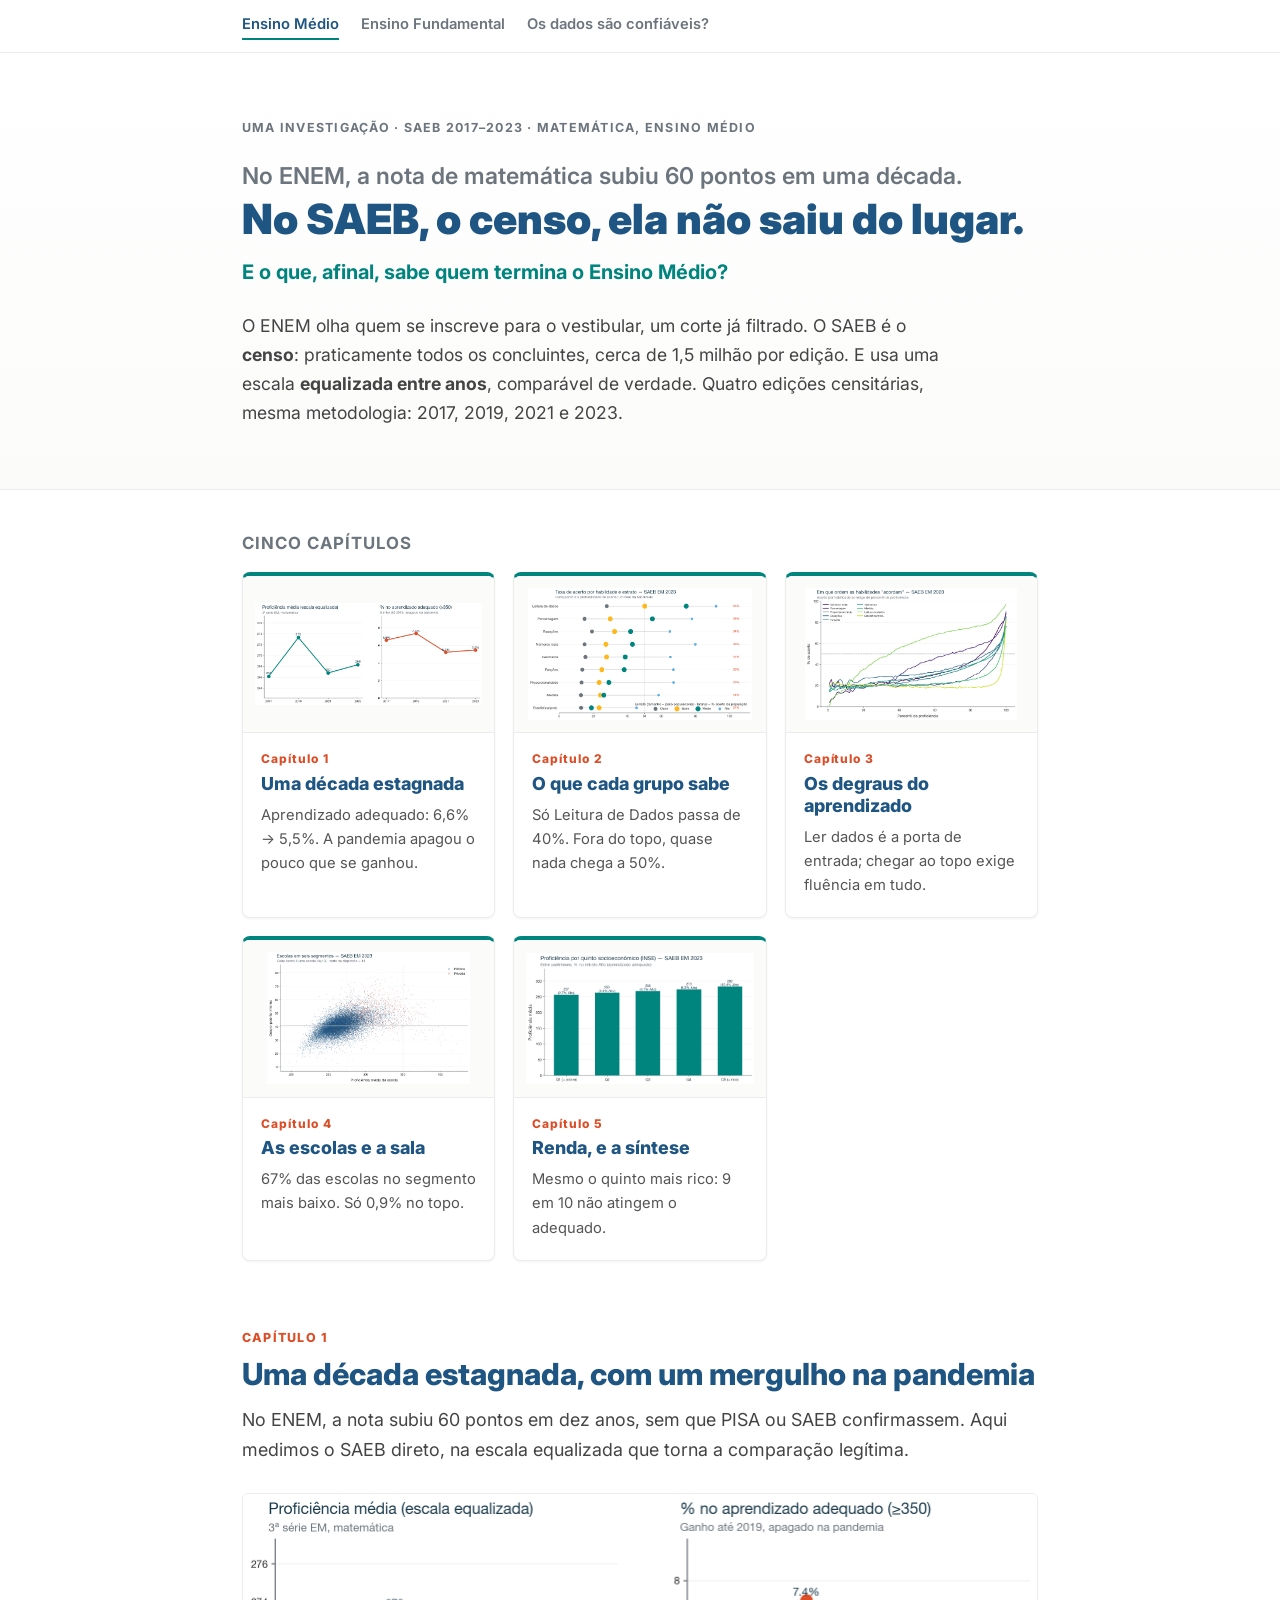
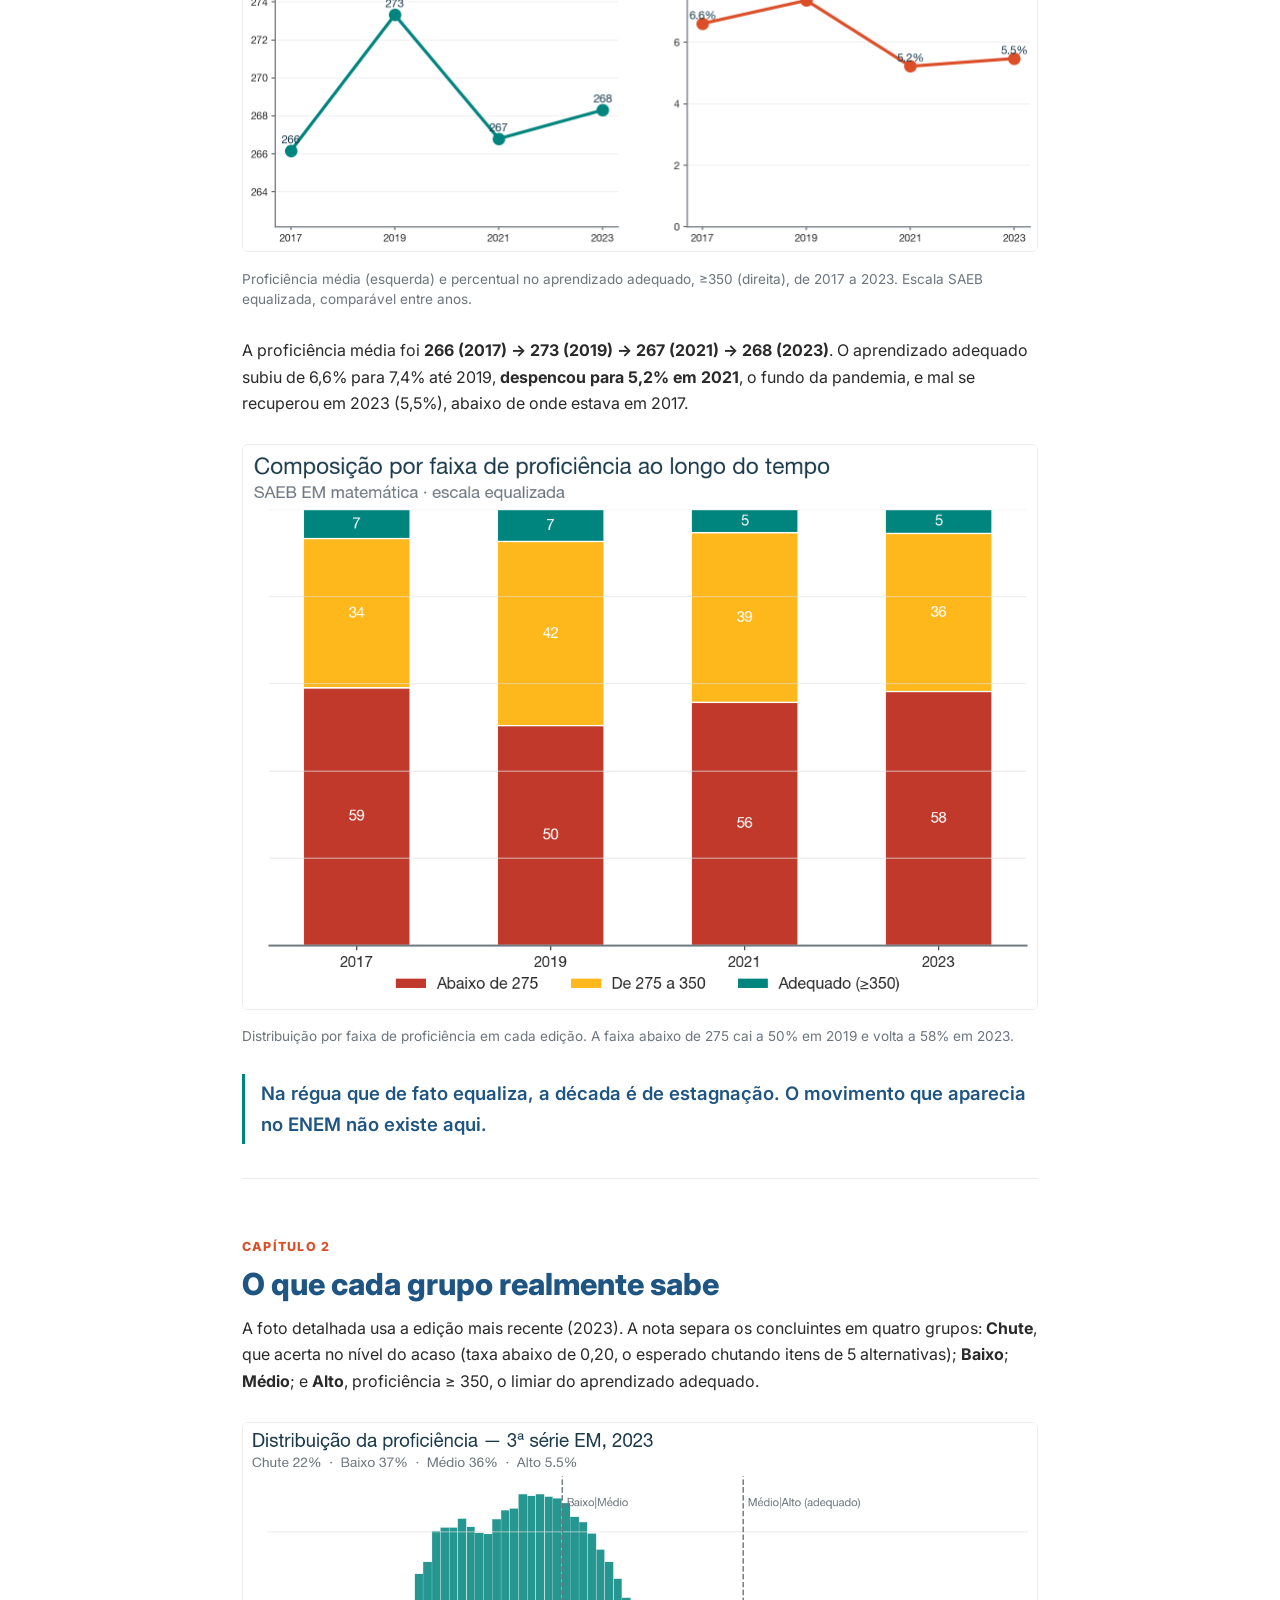
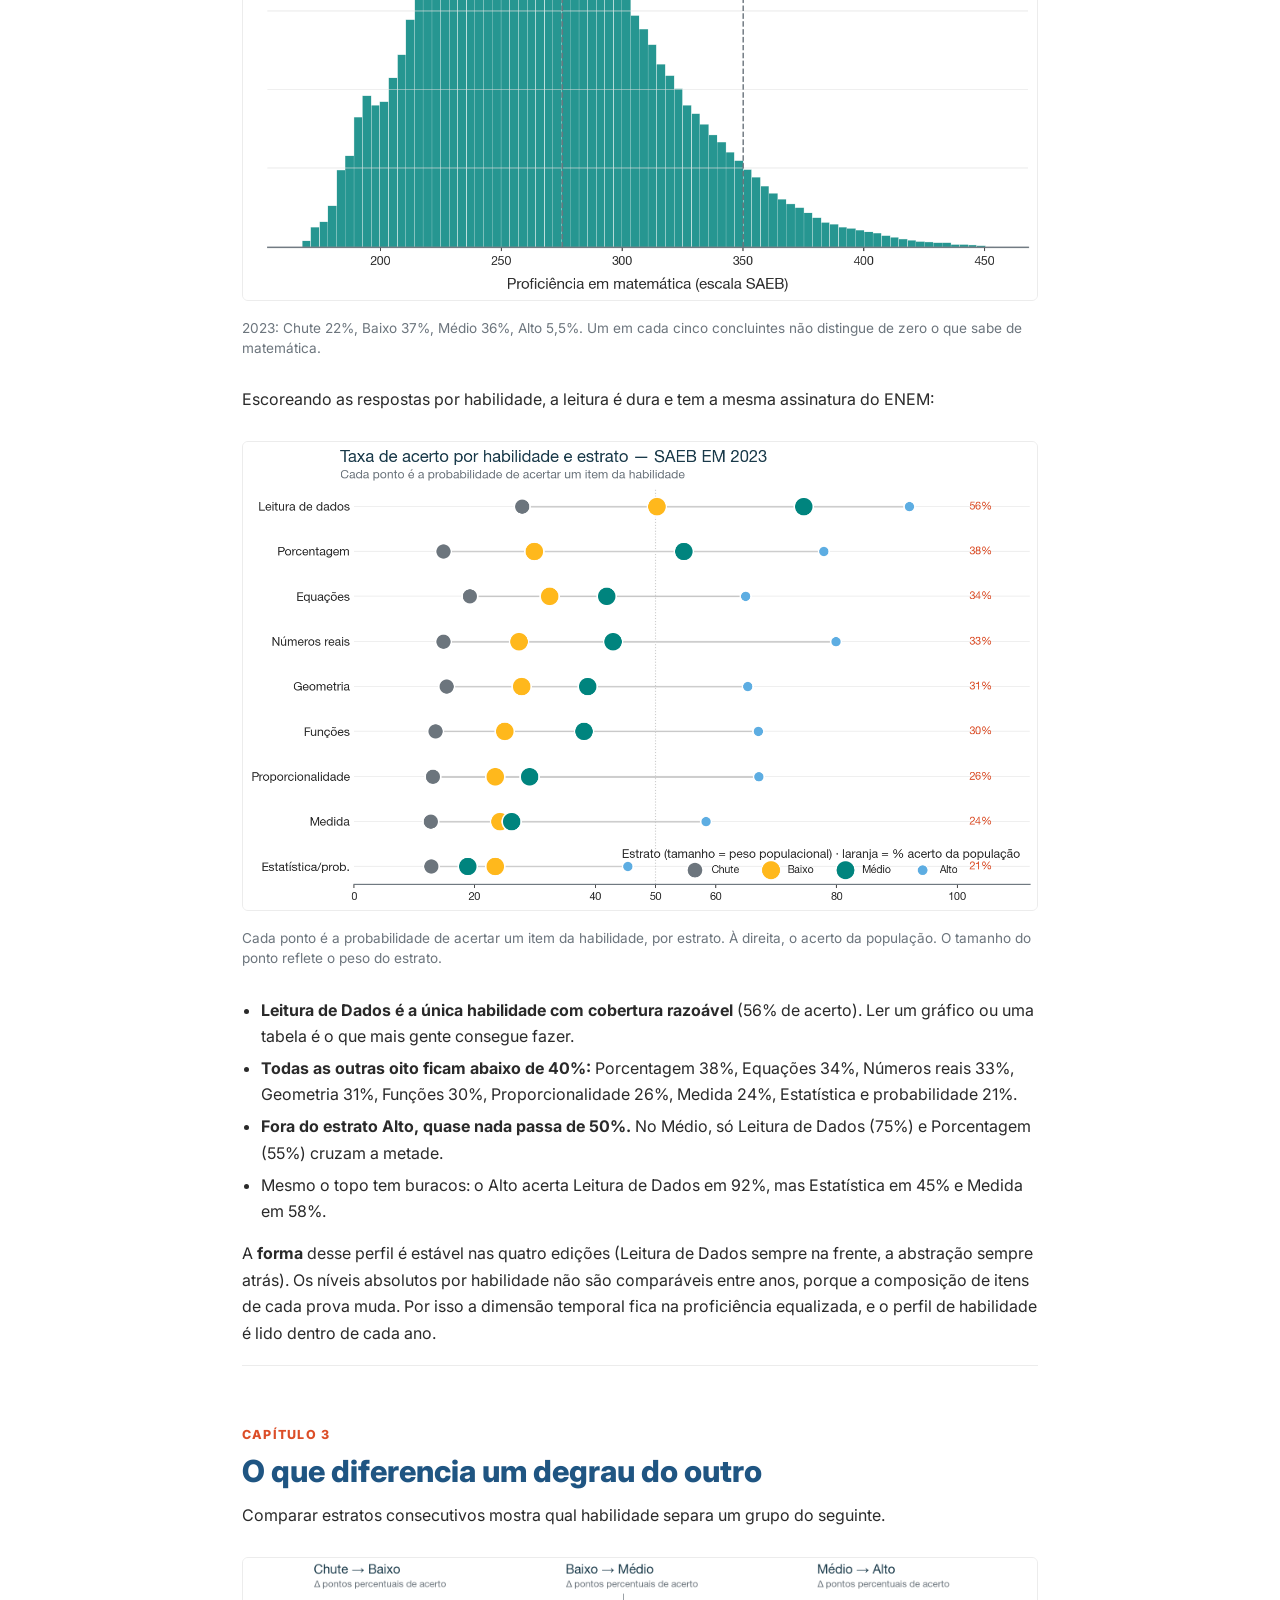
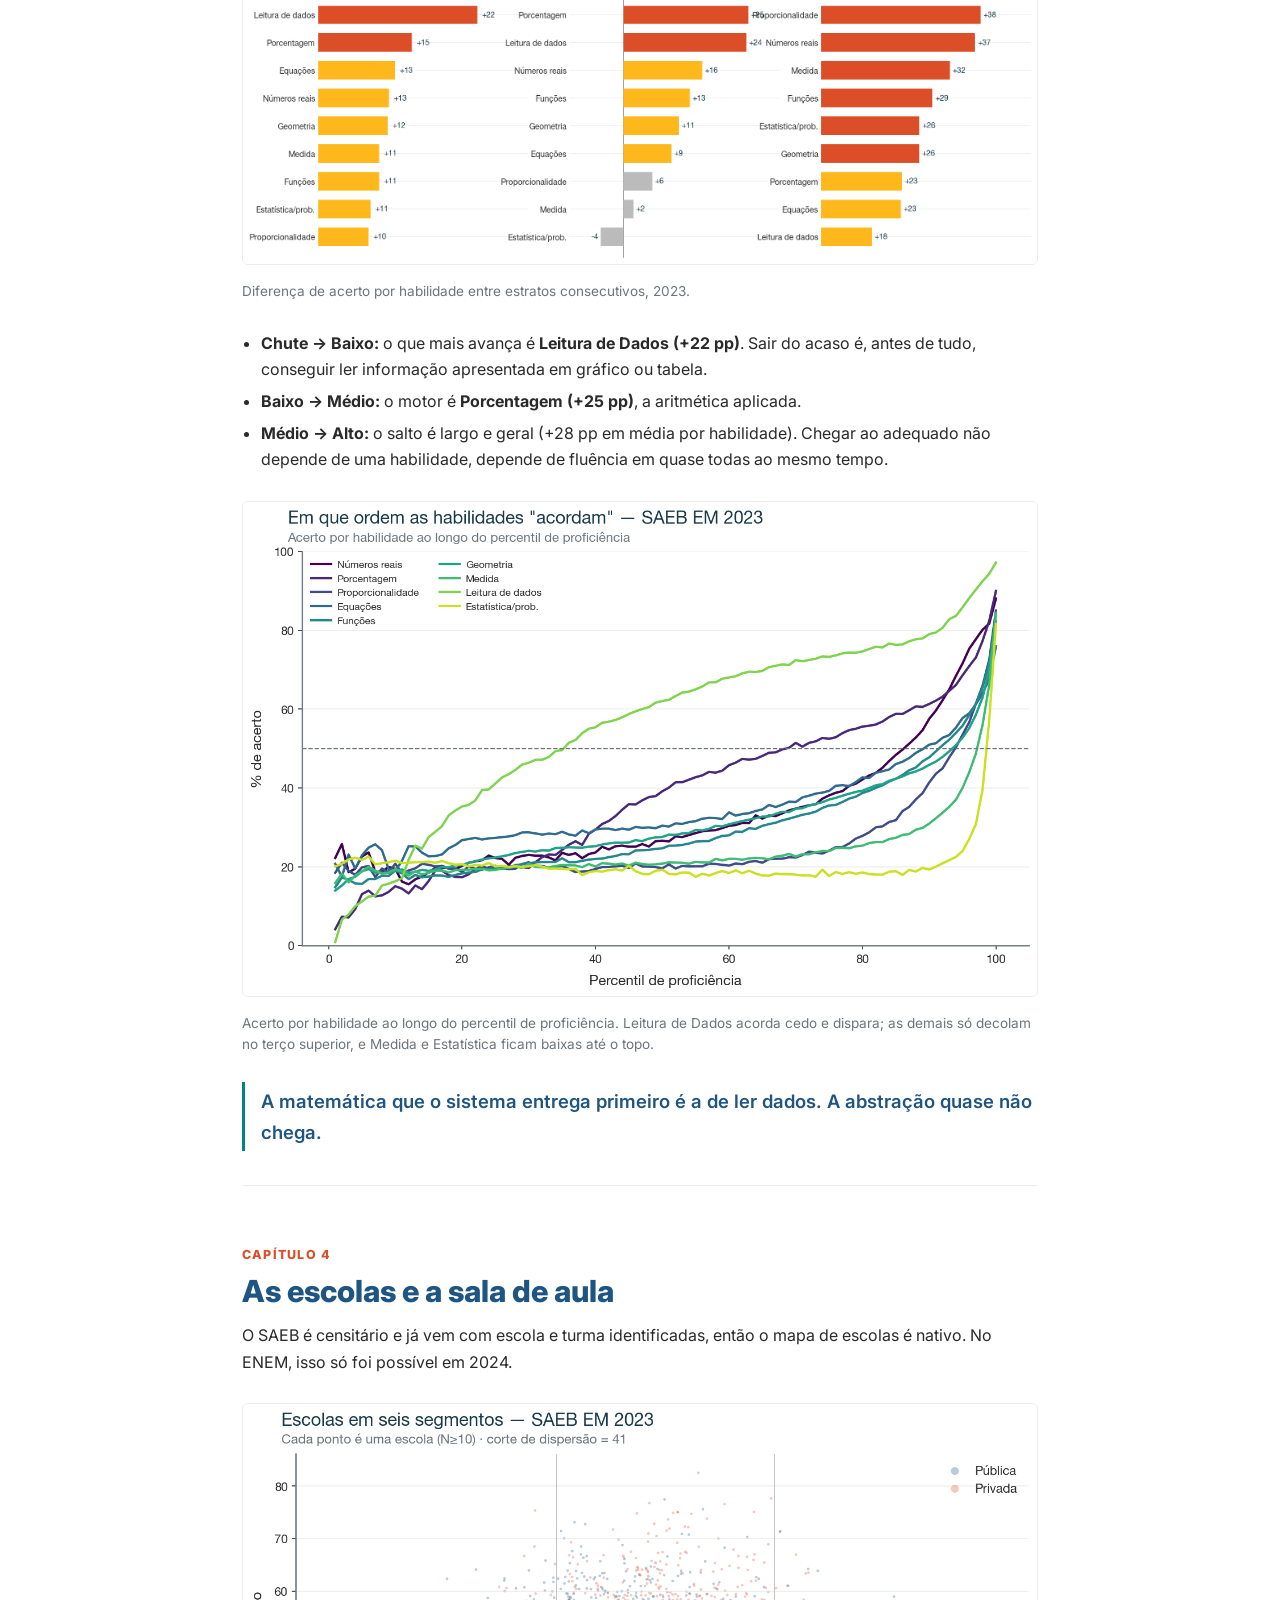
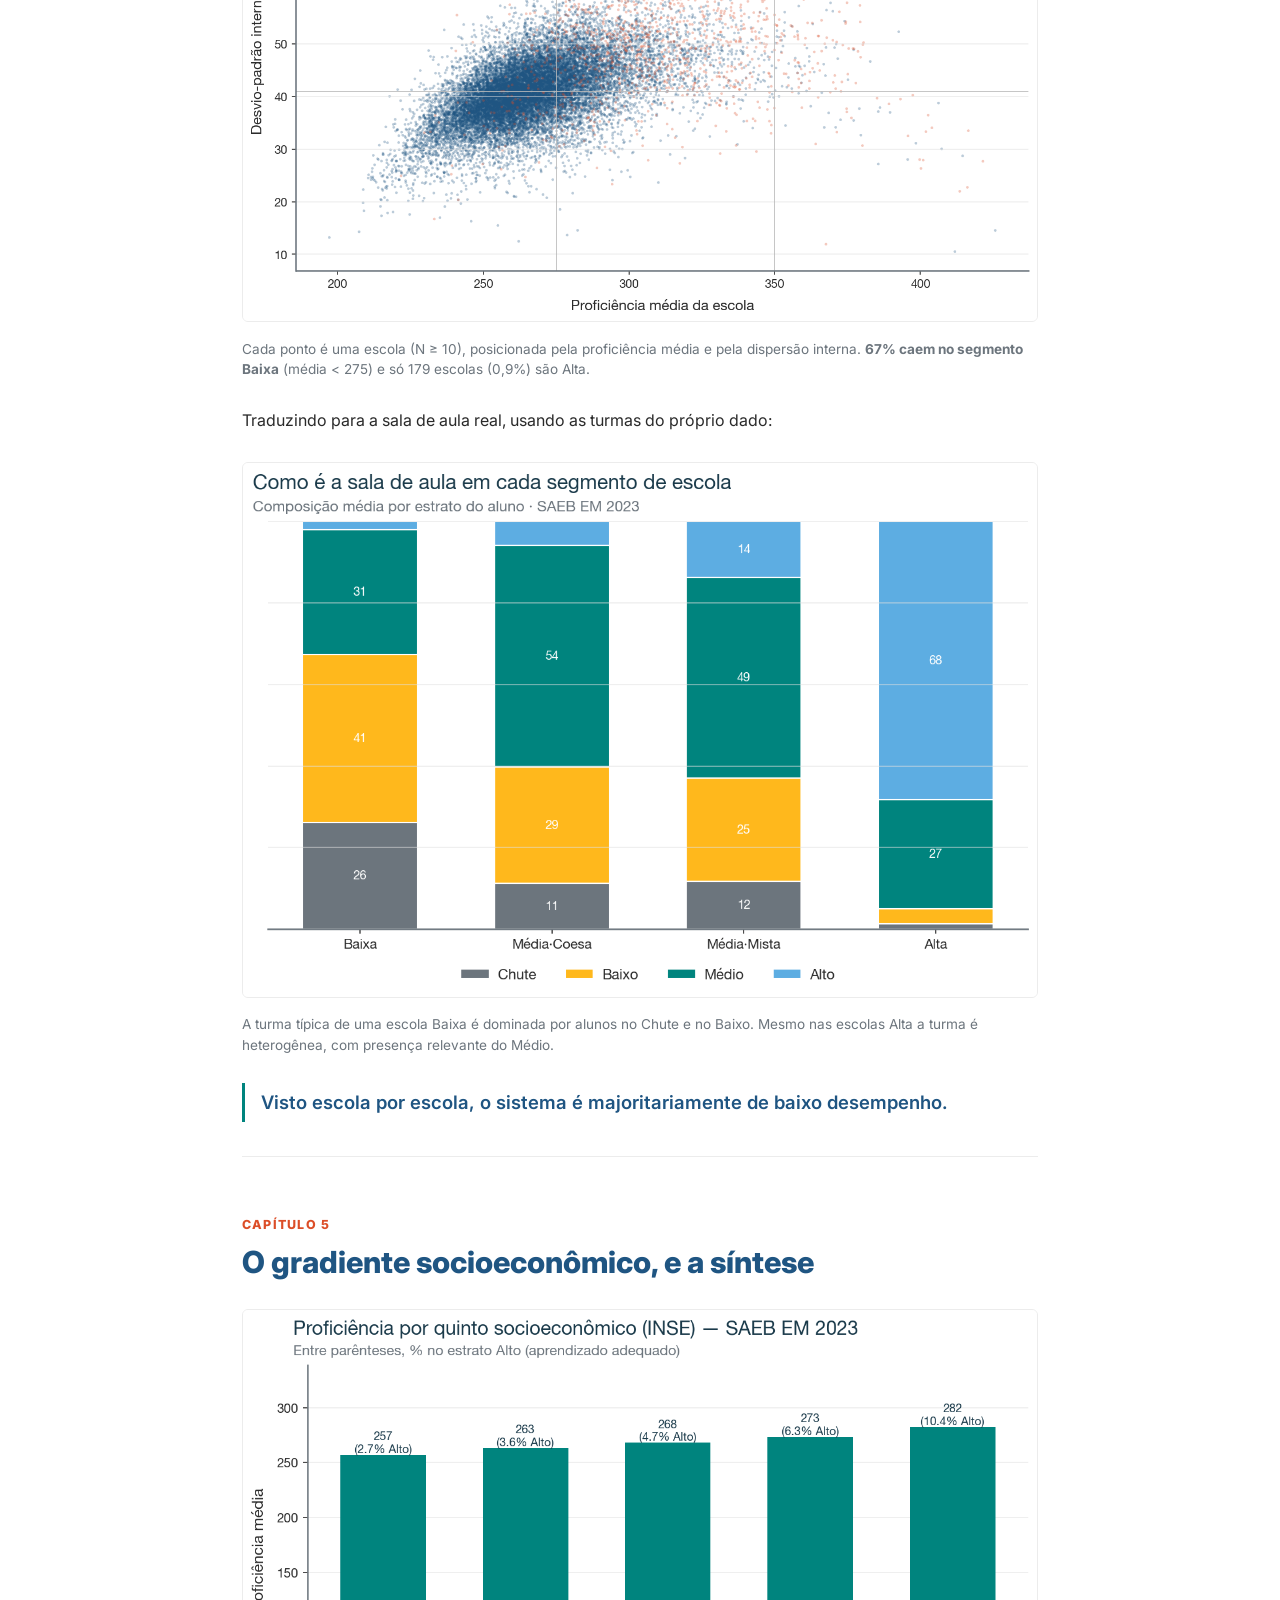
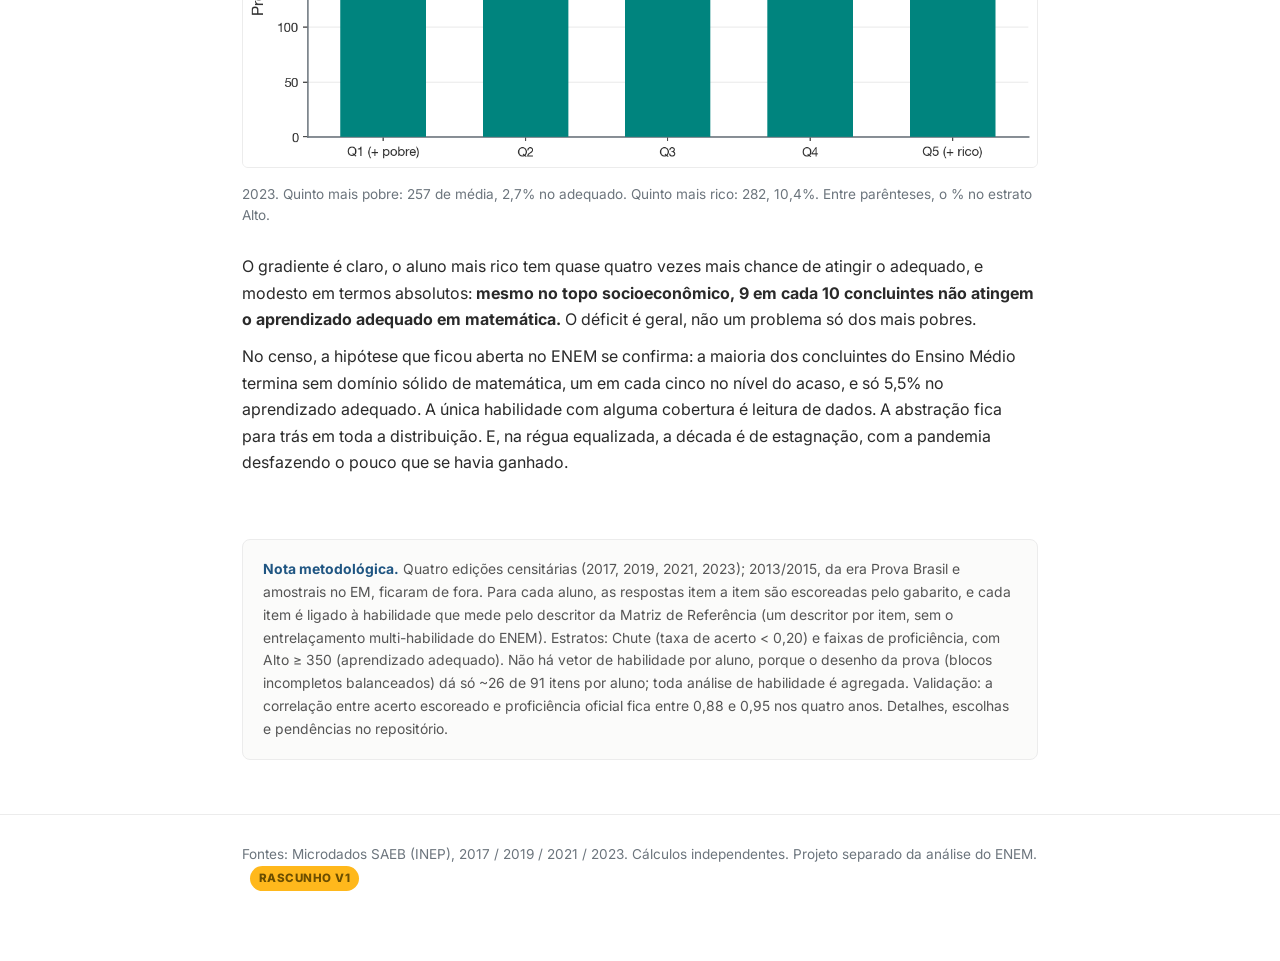
<file: index.html>
<!DOCTYPE html>
<html lang="pt-BR">
<head>
<meta charset="UTF-8">
<meta name="viewport" content="width=device-width, initial-scale=1.0">
<title>A matemática que falta, no censo — SAEB 2017–2023</title>
<meta name="description" content="O que sabem de matemática os concluintes do Ensino Médio, no censo SAEB. Quatro edições, escala equalizada, 1,5 milhão de alunos por ano.">
<link rel="preconnect" href="https://fonts.googleapis.com">
<link rel="preconnect" href="https://fonts.gstatic.com" crossorigin>
<link href="https://fonts.googleapis.com/css2?family=Inter:wght@400;500;600;700;800;900&display=swap" rel="stylesheet">
<link rel="stylesheet" href="style.css">
</head>
<body>
<nav class="topnav"><div class="wrap">
  <a href="index.html" class="active">Ensino Médio</a>
  <a href="ef.html">Ensino Fundamental</a>
  <a href="confiabilidade.html">Os dados são confiáveis?</a>
</div></nav>

<!-- ===================== HERO ===================== -->
<header class="hero"><div class="wrap">
  <p class="kicker">Uma investigação · SAEB 2017–2023 · Matemática, Ensino Médio</p>
  <p class="hero-fact">No ENEM, a nota de matemática subiu 60 pontos em uma década.</p>
  <h1 class="hero-contra">No SAEB, o censo, ela não saiu do lugar.</h1>
  <p class="hero-q">E o que, afinal, sabe quem termina o Ensino Médio?</p>
  <p class="hero-sub">O ENEM olha quem se inscreve para o vestibular, um corte já filtrado. O SAEB é o <strong>censo</strong>: praticamente todos os concluintes, cerca de 1,5 milhão por edição. E usa uma escala <strong>equalizada entre anos</strong>, comparável de verdade. Quatro edições censitárias, mesma metodologia: 2017, 2019, 2021 e 2023.</p>
</div></header>

<!-- ===================== LANDING CARDS ===================== -->
<section class="landing"><div class="wrap">
  <h2 class="section-title">Cinco capítulos</h2>
  <div class="cards">
    <a class="card" href="#cap1">
      <div class="card-viz"><img src="figures/fig0_evolucao.png" alt=""></div>
      <div class="card-body"><div class="card-num">Capítulo 1</div>
        <div class="card-h">Uma década estagnada</div>
        <div class="card-stat">Aprendizado adequado: 6,6% → 5,5%. A pandemia apagou o pouco que se ganhou.</div></div>
    </a>
    <a class="card" href="#cap2">
      <div class="card-viz"><img src="figures/fig2_dominio_estrato.png" alt=""></div>
      <div class="card-body"><div class="card-num">Capítulo 2</div>
        <div class="card-h">O que cada grupo sabe</div>
        <div class="card-stat">Só Leitura de Dados passa de 40%. Fora do topo, quase nada chega a 50%.</div></div>
    </a>
    <a class="card" href="#cap3">
      <div class="card-viz"><img src="figures/fig4_emergencia.png" alt=""></div>
      <div class="card-body"><div class="card-num">Capítulo 3</div>
        <div class="card-h">Os degraus do aprendizado</div>
        <div class="card-stat">Ler dados é a porta de entrada; chegar ao topo exige fluência em tudo.</div></div>
    </a>
    <a class="card" href="#cap4">
      <div class="card-viz"><img src="figures/fig5_escolas.png" alt=""></div>
      <div class="card-body"><div class="card-num">Capítulo 4</div>
        <div class="card-h">As escolas e a sala</div>
        <div class="card-stat">67% das escolas no segmento mais baixo. Só 0,9% no topo.</div></div>
    </a>
    <a class="card" href="#cap5">
      <div class="card-viz"><img src="figures/fig7_socio.png" alt=""></div>
      <div class="card-body"><div class="card-num">Capítulo 5</div>
        <div class="card-h">Renda, e a síntese</div>
        <div class="card-stat">Mesmo o quinto mais rico: 9 em 10 não atingem o adequado.</div></div>
    </a>
  </div>
</div></section>

<main class="wrap">

<!-- ===================== CAP 1 ===================== -->
<section class="cap" id="cap1">
  <p class="cap-num">Capítulo 1</p>
  <h2>Uma década estagnada, com um mergulho na pandemia</h2>
  <p class="lead">No ENEM, a nota subiu 60 pontos em dez anos, sem que PISA ou SAEB confirmassem. Aqui medimos o SAEB direto, na escala equalizada que torna a comparação legítima.</p>

  <figure><img src="figures/fig0_evolucao.png" alt="Proficiência média e % adequado, 2017 a 2023">
    <figcaption>Proficiência média (esquerda) e percentual no aprendizado adequado, ≥350 (direita), de 2017 a 2023. Escala SAEB equalizada, comparável entre anos.</figcaption></figure>

  <p>A proficiência média foi <strong>266 (2017) → 273 (2019) → 267 (2021) → 268 (2023)</strong>. O aprendizado adequado subiu de 6,6% para 7,4% até 2019, <strong>despencou para 5,2% em 2021</strong>, o fundo da pandemia, e mal se recuperou em 2023 (5,5%), abaixo de onde estava em 2017.</p>

  <figure><img src="figures/fig0b_estratos_tempo.png" alt="Composição por faixa de proficiência ao longo do tempo">
    <figcaption>Distribuição por faixa de proficiência em cada edição. A faixa abaixo de 275 cai a 50% em 2019 e volta a 58% em 2023.</figcaption></figure>

  <p class="punch">Na régua que de fato equaliza, a década é de estagnação. O movimento que aparecia no ENEM não existe aqui.</p>
</section>

<!-- ===================== CAP 2 ===================== -->
<section class="cap" id="cap2">
  <p class="cap-num">Capítulo 2</p>
  <h2>O que cada grupo realmente sabe</h2>
  <p>A foto detalhada usa a edição mais recente (2023). A nota separa os concluintes em quatro grupos: <strong>Chute</strong>, que acerta no nível do acaso (taxa abaixo de 0,20, o esperado chutando itens de 5 alternativas); <strong>Baixo</strong>; <strong>Médio</strong>; e <strong>Alto</strong>, proficiência ≥ 350, o limiar do aprendizado adequado.</p>

  <figure><img src="figures/fig1_distribuicao.png" alt="Distribuição da proficiência, 2023">
    <figcaption>2023: Chute 22%, Baixo 37%, Médio 36%, Alto 5,5%. Um em cada cinco concluintes não distingue de zero o que sabe de matemática.</figcaption></figure>

  <p>Escoreando as respostas por habilidade, a leitura é dura e tem a mesma assinatura do ENEM:</p>

  <figure><img src="figures/fig2_dominio_estrato.png" alt="Taxa de acerto por habilidade e estrato, 2023">
    <figcaption>Cada ponto é a probabilidade de acertar um item da habilidade, por estrato. À direita, o acerto da população. O tamanho do ponto reflete o peso do estrato.</figcaption></figure>

  <ul>
    <li><strong>Leitura de Dados é a única habilidade com cobertura razoável</strong> (56% de acerto). Ler um gráfico ou uma tabela é o que mais gente consegue fazer.</li>
    <li><strong>Todas as outras oito ficam abaixo de 40%:</strong> Porcentagem 38%, Equações 34%, Números reais 33%, Geometria 31%, Funções 30%, Proporcionalidade 26%, Medida 24%, Estatística e probabilidade 21%.</li>
    <li><strong>Fora do estrato Alto, quase nada passa de 50%.</strong> No Médio, só Leitura de Dados (75%) e Porcentagem (55%) cruzam a metade.</li>
    <li>Mesmo o topo tem buracos: o Alto acerta Leitura de Dados em 92%, mas Estatística em 45% e Medida em 58%.</li>
  </ul>
  <p>A <strong>forma</strong> desse perfil é estável nas quatro edições (Leitura de Dados sempre na frente, a abstração sempre atrás). Os níveis absolutos por habilidade não são comparáveis entre anos, porque a composição de itens de cada prova muda. Por isso a dimensão temporal fica na proficiência equalizada, e o perfil de habilidade é lido dentro de cada ano.</p>
</section>

<!-- ===================== CAP 3 ===================== -->
<section class="cap" id="cap3">
  <p class="cap-num">Capítulo 3</p>
  <h2>O que diferencia um degrau do outro</h2>
  <p>Comparar estratos consecutivos mostra qual habilidade separa um grupo do seguinte.</p>
  <figure><img src="figures/fig3_transicoes.png" alt="Transições entre estratos consecutivos">
    <figcaption>Diferença de acerto por habilidade entre estratos consecutivos, 2023.</figcaption></figure>
  <ul>
    <li><strong>Chute → Baixo:</strong> o que mais avança é <strong>Leitura de Dados (+22 pp)</strong>. Sair do acaso é, antes de tudo, conseguir ler informação apresentada em gráfico ou tabela.</li>
    <li><strong>Baixo → Médio:</strong> o motor é <strong>Porcentagem (+25 pp)</strong>, a aritmética aplicada.</li>
    <li><strong>Médio → Alto:</strong> o salto é largo e geral (+28 pp em média por habilidade). Chegar ao adequado não depende de uma habilidade, depende de fluência em quase todas ao mesmo tempo.</li>
  </ul>
  <figure><img src="figures/fig4_emergencia.png" alt="Emergência das habilidades por percentil de proficiência">
    <figcaption>Acerto por habilidade ao longo do percentil de proficiência. Leitura de Dados acorda cedo e dispara; as demais só decolam no terço superior, e Medida e Estatística ficam baixas até o topo.</figcaption></figure>
  <p class="punch">A matemática que o sistema entrega primeiro é a de ler dados. A abstração quase não chega.</p>
</section>

<!-- ===================== CAP 4 ===================== -->
<section class="cap" id="cap4">
  <p class="cap-num">Capítulo 4</p>
  <h2>As escolas e a sala de aula</h2>
  <p>O SAEB é censitário e já vem com escola e turma identificadas, então o mapa de escolas é nativo. No ENEM, isso só foi possível em 2024.</p>
  <figure><img src="figures/fig5_escolas.png" alt="Escolas em seis segmentos: média por dispersão interna">
    <figcaption>Cada ponto é uma escola (N ≥ 10), posicionada pela proficiência média e pela dispersão interna. <strong>67% caem no segmento Baixa</strong> (média &lt; 275) e só 179 escolas (0,9%) são Alta.</figcaption></figure>
  <p>Traduzindo para a sala de aula real, usando as turmas do próprio dado:</p>
  <figure><img src="figures/fig6_sala.png" alt="Composição da sala de aula por segmento de escola">
    <figcaption>A turma típica de uma escola Baixa é dominada por alunos no Chute e no Baixo. Mesmo nas escolas Alta a turma é heterogênea, com presença relevante do Médio.</figcaption></figure>
  <p class="punch">Visto escola por escola, o sistema é majoritariamente de baixo desempenho.</p>
</section>

<!-- ===================== CAP 5 ===================== -->
<section class="cap" id="cap5">
  <p class="cap-num">Capítulo 5</p>
  <h2>O gradiente socioeconômico, e a síntese</h2>
  <figure><img src="figures/fig7_socio.png" alt="Proficiência por quinto socioeconômico (INSE)">
    <figcaption>2023. Quinto mais pobre: 257 de média, 2,7% no adequado. Quinto mais rico: 282, 10,4%. Entre parênteses, o % no estrato Alto.</figcaption></figure>
  <p>O gradiente é claro, o aluno mais rico tem quase quatro vezes mais chance de atingir o adequado, e modesto em termos absolutos: <strong>mesmo no topo socioeconômico, 9 em cada 10 concluintes não atingem o aprendizado adequado em matemática.</strong> O déficit é geral, não um problema só dos mais pobres.</p>

  <p>No censo, a hipótese que ficou aberta no ENEM se confirma: a maioria dos concluintes do Ensino Médio termina sem domínio sólido de matemática, um em cada cinco no nível do acaso, e só 5,5% no aprendizado adequado. A única habilidade com alguma cobertura é leitura de dados. A abstração fica para trás em toda a distribuição. E, na régua equalizada, a década é de estagnação, com a pandemia desfazendo o pouco que se havia ganhado.</p>
</section>

<div class="nota">
  <strong>Nota metodológica.</strong> Quatro edições censitárias (2017, 2019, 2021, 2023); 2013/2015, da era Prova Brasil e amostrais no EM, ficaram de fora. Para cada aluno, as respostas item a item são escoreadas pelo gabarito, e cada item é ligado à habilidade que mede pelo descritor da Matriz de Referência (um descritor por item, sem o entrelaçamento multi-habilidade do ENEM). Estratos: Chute (taxa de acerto &lt; 0,20) e faixas de proficiência, com Alto ≥ 350 (aprendizado adequado). Não há vetor de habilidade por aluno, porque o desenho da prova (blocos incompletos balanceados) dá só ~26 de 91 itens por aluno; toda análise de habilidade é agregada. Validação: a correlação entre acerto escoreado e proficiência oficial fica entre 0,88 e 0,95 nos quatro anos. Detalhes, escolhas e pendências no repositório.
</div>

</main>

<footer><div class="wrap">
  Fontes: Microdados SAEB (INEP), 2017 / 2019 / 2021 / 2023. Cálculos independentes. Projeto separado da análise do ENEM. <span class="badge">rascunho v1</span>
</div></footer>

</body>
</html>
</file>
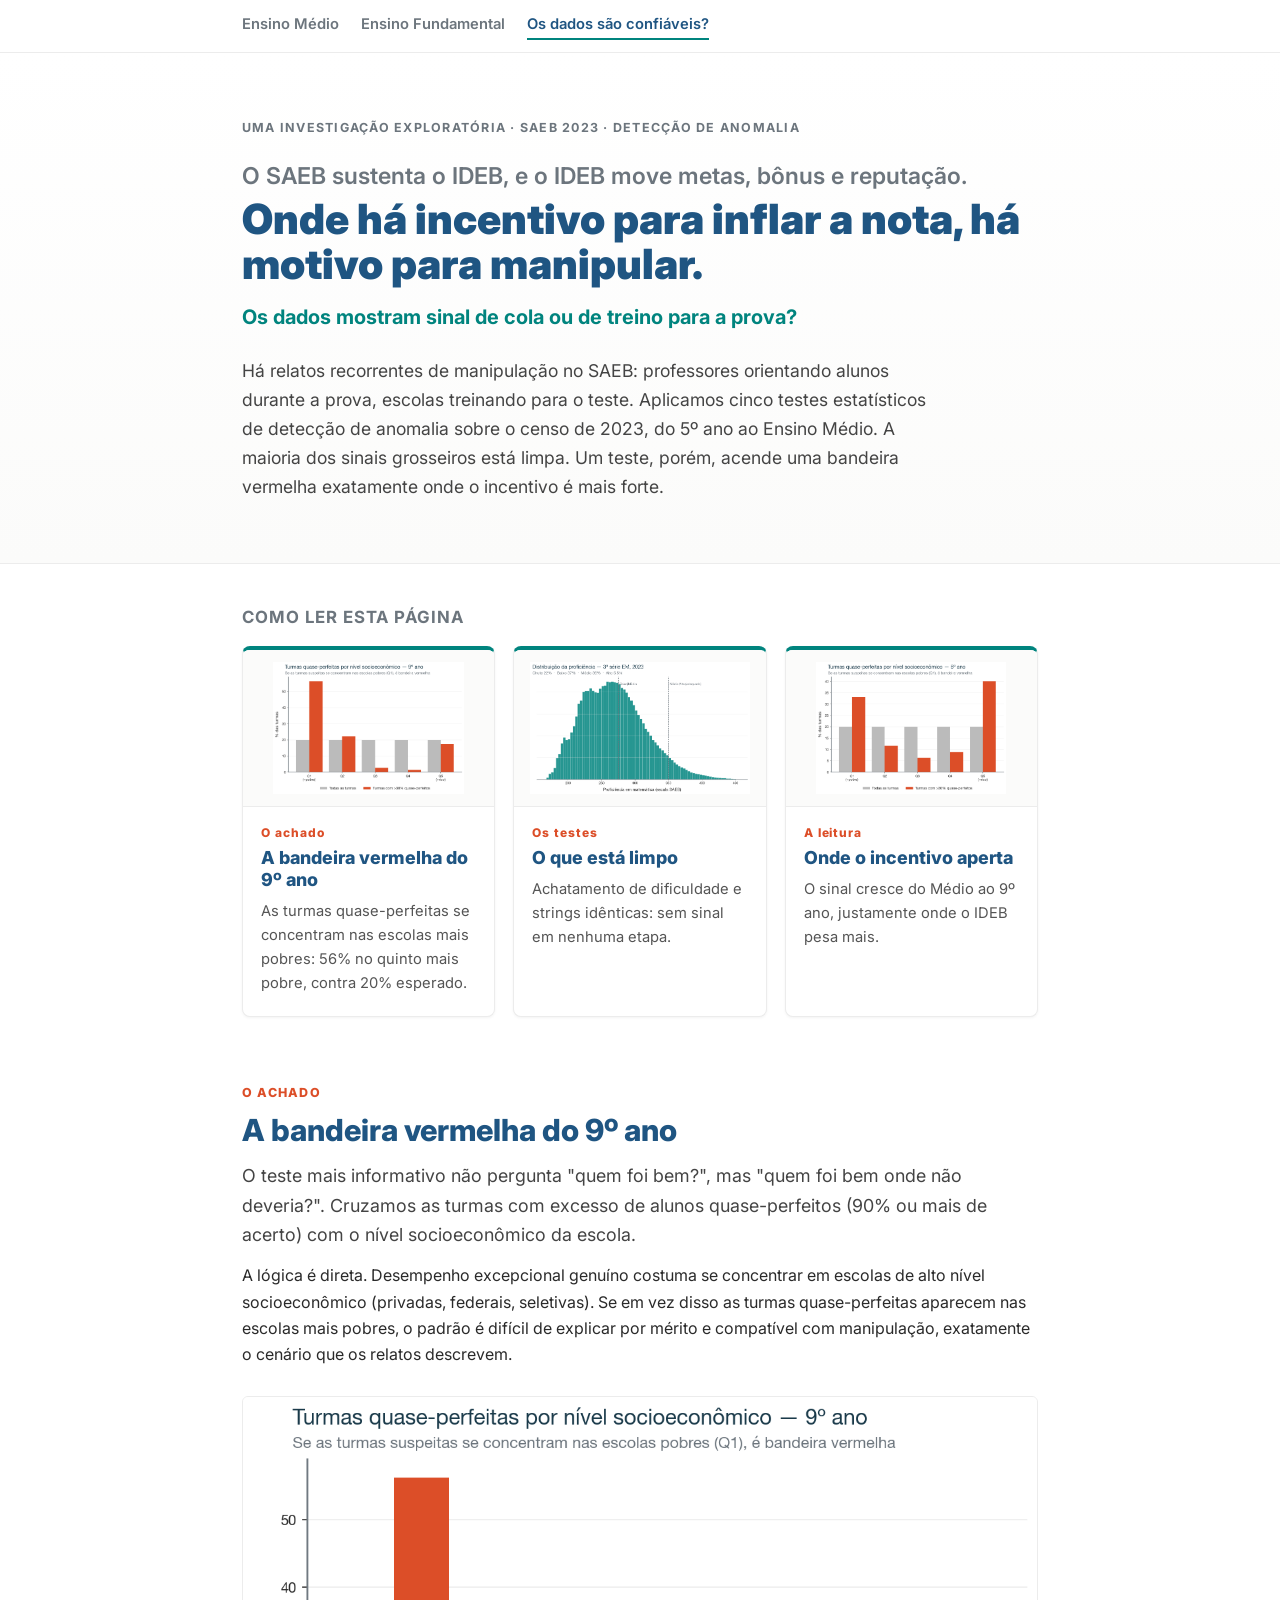
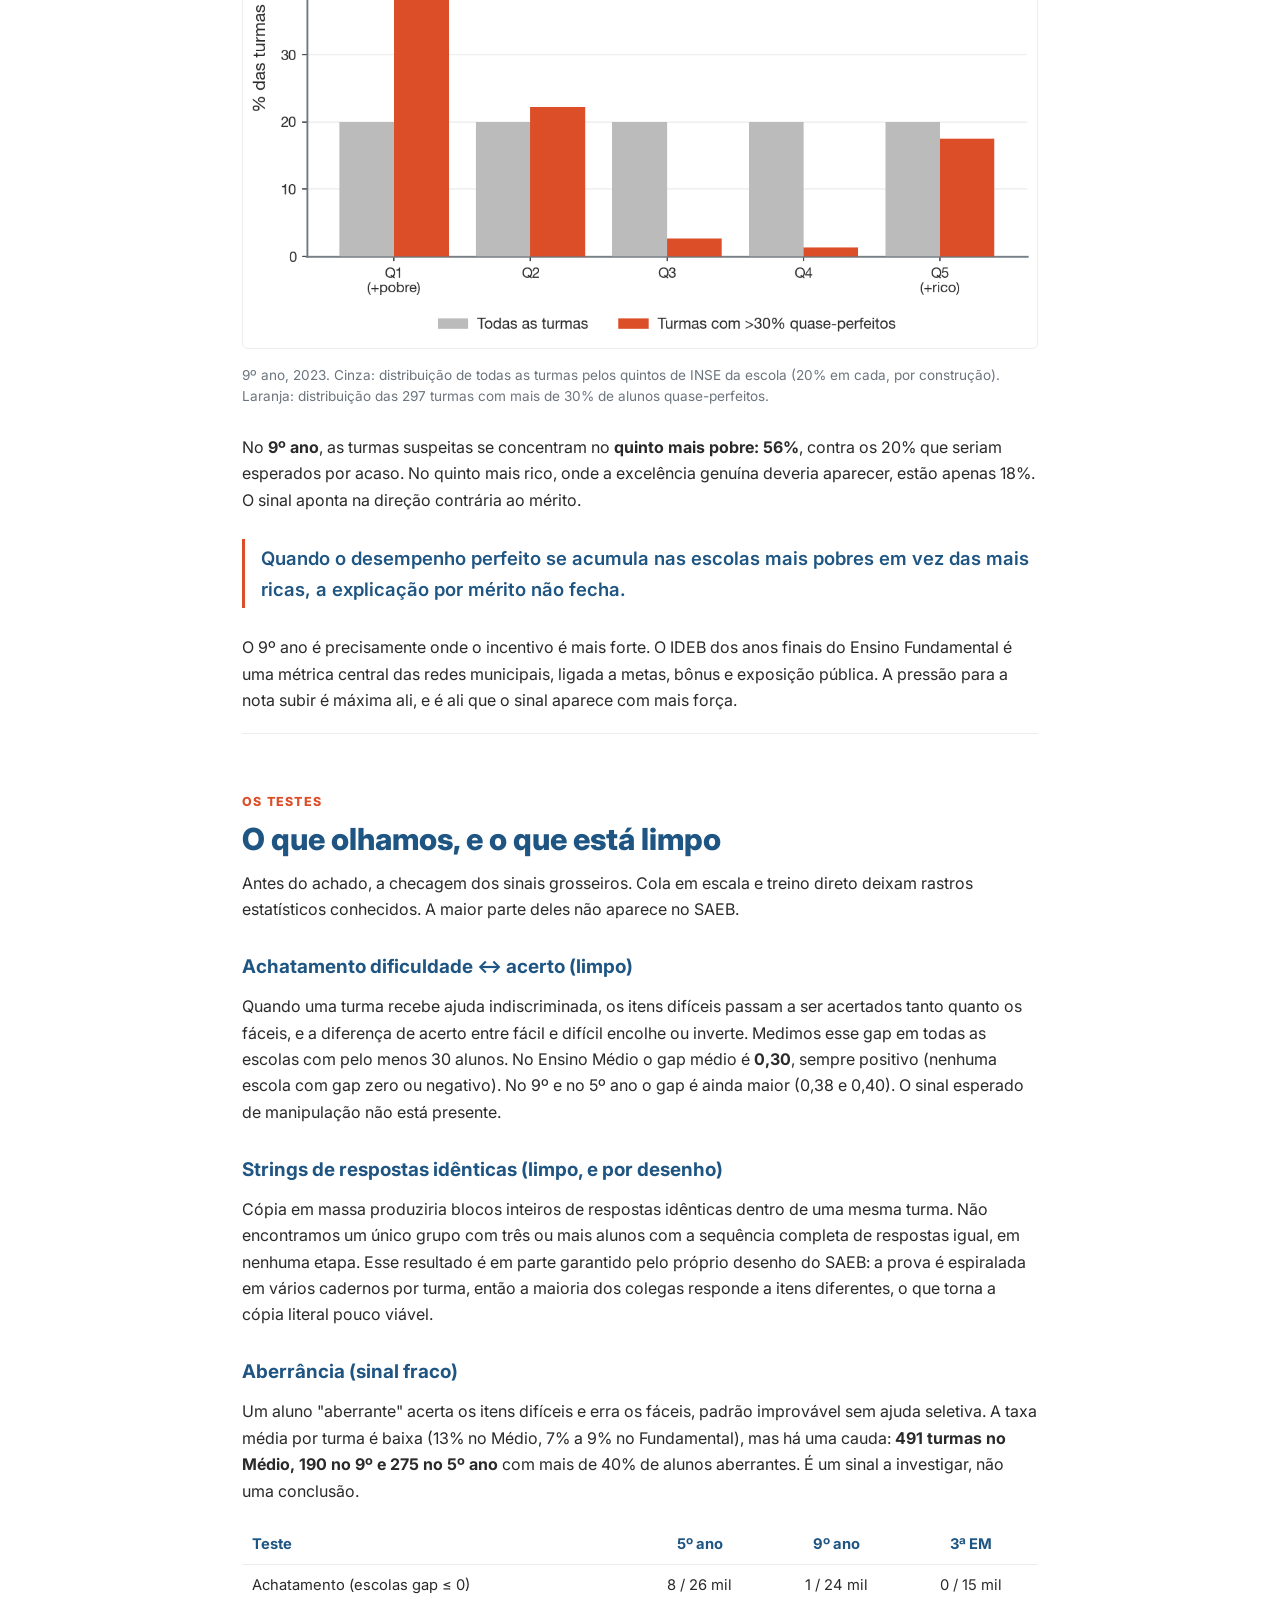
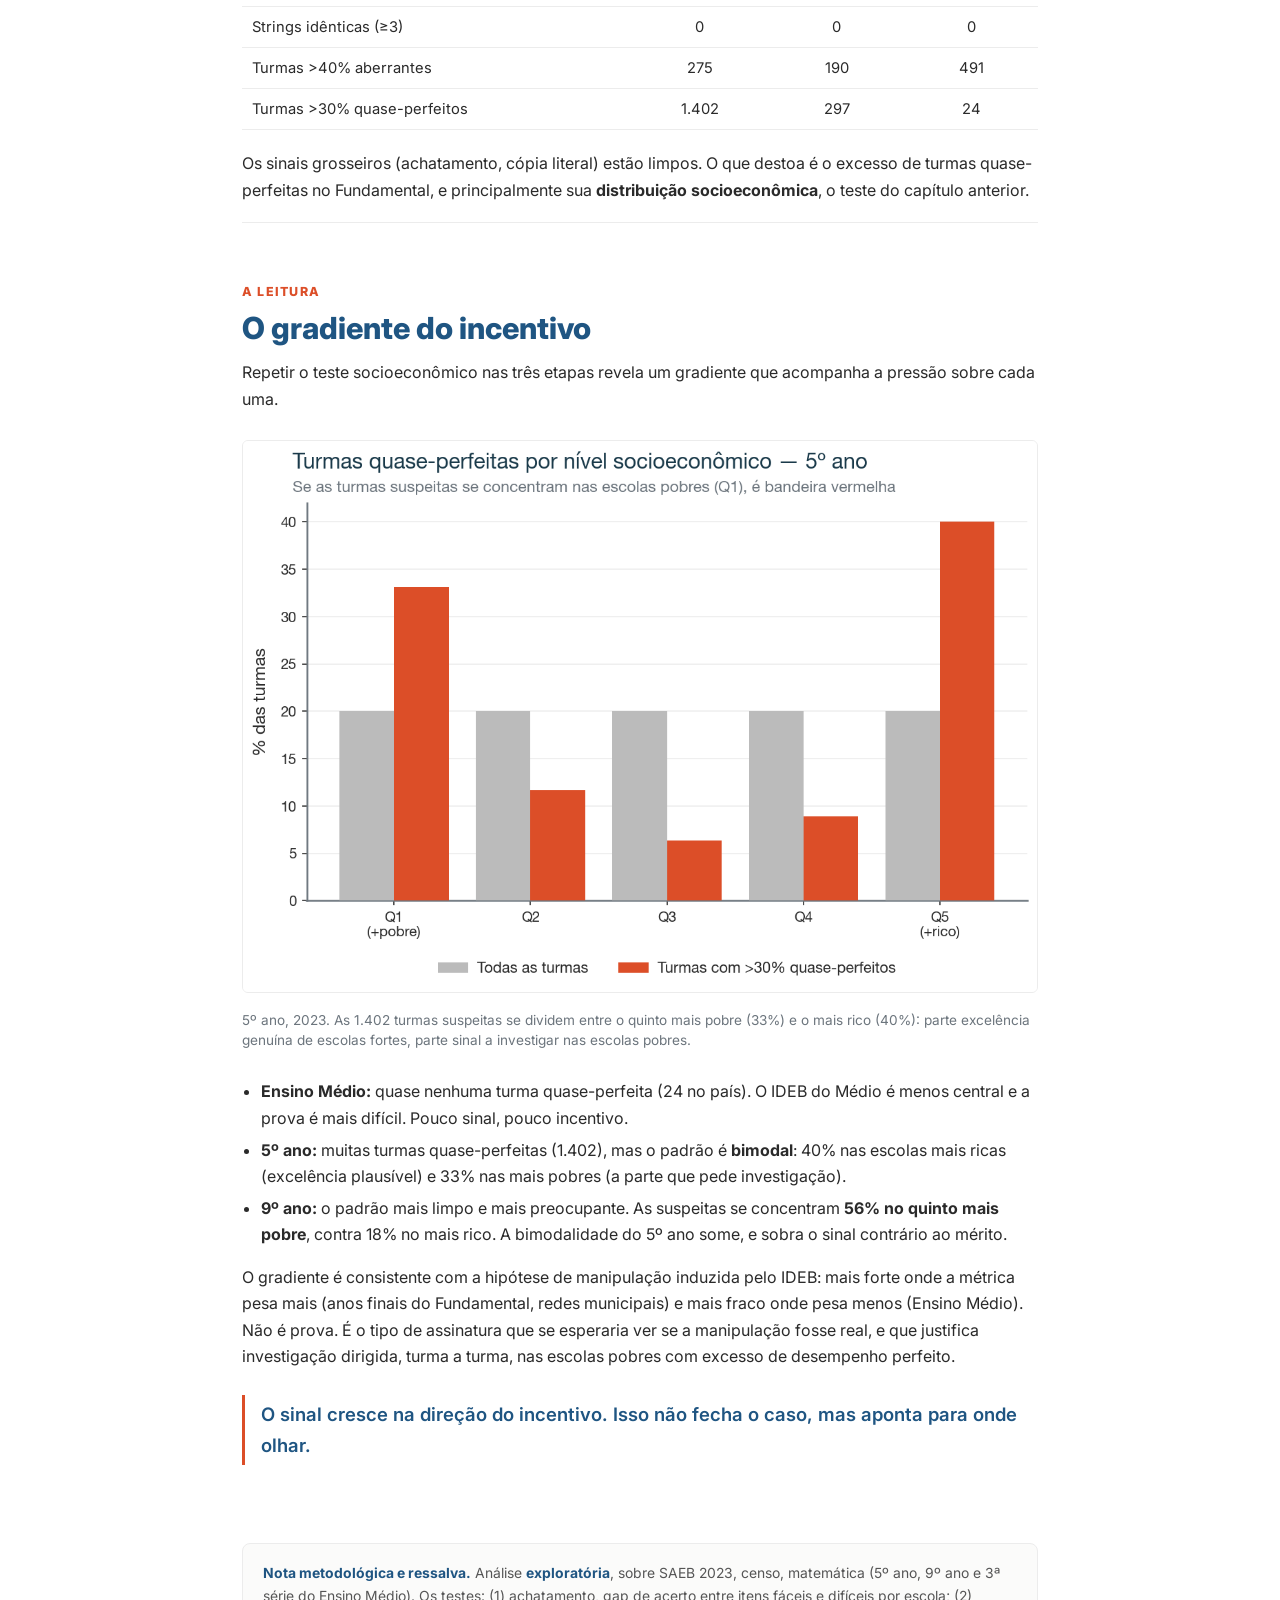
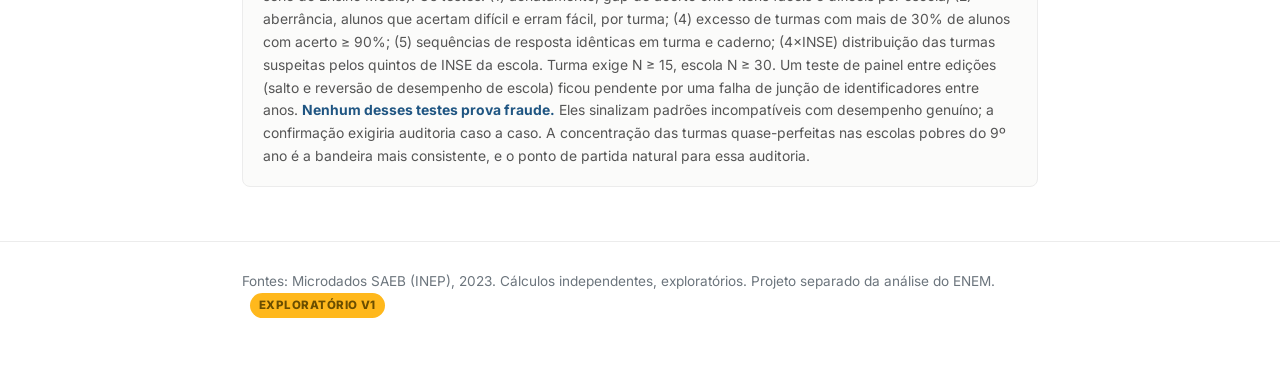
<file: confiabilidade.html>
<!DOCTYPE html>
<html lang="pt-BR">
<head>
<meta charset="UTF-8">
<meta name="viewport" content="width=device-width, initial-scale=1.0">
<title>Os dados do SAEB são confiáveis? — Detecção de anomalia</title>
<meta name="description" content="Existe cola ou treino para a prova no SAEB? Cinco testes de detecção de anomalia sobre o censo 2023, do 5º ano ao Ensino Médio. Exploratório.">
<link rel="preconnect" href="https://fonts.googleapis.com">
<link rel="preconnect" href="https://fonts.gstatic.com" crossorigin>
<link href="https://fonts.googleapis.com/css2?family=Inter:wght@400;500;600;700;800;900&display=swap" rel="stylesheet">
<link rel="stylesheet" href="style.css">
</head>
<body>
<nav class="topnav"><div class="wrap">
  <a href="index.html">Ensino Médio</a>
  <a href="ef.html">Ensino Fundamental</a>
  <a href="confiabilidade.html" class="active">Os dados são confiáveis?</a>
</div></nav>

<!-- ===================== HERO ===================== -->
<header class="hero"><div class="wrap">
  <p class="kicker">Uma investigação exploratória · SAEB 2023 · Detecção de anomalia</p>
  <p class="hero-fact">O SAEB sustenta o IDEB, e o IDEB move metas, bônus e reputação.</p>
  <h1 class="hero-contra">Onde há incentivo para inflar a nota, há motivo para manipular.</h1>
  <p class="hero-q">Os dados mostram sinal de cola ou de treino para a prova?</p>
  <p class="hero-sub">Há relatos recorrentes de manipulação no SAEB: professores orientando alunos durante a prova, escolas treinando para o teste. Aplicamos cinco testes estatísticos de detecção de anomalia sobre o censo de 2023, do 5º ano ao Ensino Médio. A maioria dos sinais grosseiros está limpa. Um teste, porém, acende uma bandeira vermelha exatamente onde o incentivo é mais forte.</p>
</div></header>

<!-- ===================== LANDING CARDS ===================== -->
<section class="landing"><div class="wrap">
  <h2 class="section-title">Como ler esta página</h2>
  <div class="cards">
    <a class="card" href="#cap1">
      <div class="card-viz"><img src="figures/ef_fraude_inse_9ef.png" alt=""></div>
      <div class="card-body"><div class="card-num">O achado</div>
        <div class="card-h">A bandeira vermelha do 9º ano</div>
        <div class="card-stat">As turmas quase-perfeitas se concentram nas escolas mais pobres: 56% no quinto mais pobre, contra 20% esperado.</div></div>
    </a>
    <a class="card" href="#cap2">
      <div class="card-viz"><img src="figures/fig1_distribuicao.png" alt=""></div>
      <div class="card-body"><div class="card-num">Os testes</div>
        <div class="card-h">O que está limpo</div>
        <div class="card-stat">Achatamento de dificuldade e strings idênticas: sem sinal em nenhuma etapa.</div></div>
    </a>
    <a class="card" href="#cap3">
      <div class="card-viz"><img src="figures/ef_fraude_inse_5ef.png" alt=""></div>
      <div class="card-body"><div class="card-num">A leitura</div>
        <div class="card-h">Onde o incentivo aperta</div>
        <div class="card-stat">O sinal cresce do Médio ao 9º ano, justamente onde o IDEB pesa mais.</div></div>
    </a>
  </div>
</div></section>

<main class="wrap">

<!-- ===================== CAP 1 ===================== -->
<section class="cap" id="cap1">
  <p class="cap-num">O achado</p>
  <h2>A bandeira vermelha do 9º ano</h2>
  <p class="lead">O teste mais informativo não pergunta "quem foi bem?", mas "quem foi bem onde não deveria?". Cruzamos as turmas com excesso de alunos quase-perfeitos (90% ou mais de acerto) com o nível socioeconômico da escola.</p>

  <p>A lógica é direta. Desempenho excepcional genuíno costuma se concentrar em escolas de alto nível socioeconômico (privadas, federais, seletivas). Se em vez disso as turmas quase-perfeitas aparecem nas escolas mais pobres, o padrão é difícil de explicar por mérito e compatível com manipulação, exatamente o cenário que os relatos descrevem.</p>

  <figure><img src="figures/ef_fraude_inse_9ef.png" alt="Turmas quase-perfeitas por quinto socioeconômico, 9º ano">
    <figcaption>9º ano, 2023. Cinza: distribuição de todas as turmas pelos quintos de INSE da escola (20% em cada, por construção). Laranja: distribuição das 297 turmas com mais de 30% de alunos quase-perfeitos.</figcaption></figure>

  <p>No <strong>9º ano</strong>, as turmas suspeitas se concentram no <strong>quinto mais pobre: 56%</strong>, contra os 20% que seriam esperados por acaso. No quinto mais rico, onde a excelência genuína deveria aparecer, estão apenas 18%. O sinal aponta na direção contrária ao mérito.</p>

  <p class="punch flag">Quando o desempenho perfeito se acumula nas escolas mais pobres em vez das mais ricas, a explicação por mérito não fecha.</p>

  <p>O 9º ano é precisamente onde o incentivo é mais forte. O IDEB dos anos finais do Ensino Fundamental é uma métrica central das redes municipais, ligada a metas, bônus e exposição pública. A pressão para a nota subir é máxima ali, e é ali que o sinal aparece com mais força.</p>
</section>

<!-- ===================== CAP 2 ===================== -->
<section class="cap" id="cap2">
  <p class="cap-num">Os testes</p>
  <h2>O que olhamos, e o que está limpo</h2>
  <p>Antes do achado, a checagem dos sinais grosseiros. Cola em escala e treino direto deixam rastros estatísticos conhecidos. A maior parte deles não aparece no SAEB.</p>

  <h3>Achatamento dificuldade ↔ acerto (limpo)</h3>
  <p>Quando uma turma recebe ajuda indiscriminada, os itens difíceis passam a ser acertados tanto quanto os fáceis, e a diferença de acerto entre fácil e difícil encolhe ou inverte. Medimos esse gap em todas as escolas com pelo menos 30 alunos. No Ensino Médio o gap médio é <strong>0,30</strong>, sempre positivo (nenhuma escola com gap zero ou negativo). No 9º e no 5º ano o gap é ainda maior (0,38 e 0,40). O sinal esperado de manipulação não está presente.</p>

  <h3>Strings de respostas idênticas (limpo, e por desenho)</h3>
  <p>Cópia em massa produziria blocos inteiros de respostas idênticas dentro de uma mesma turma. Não encontramos um único grupo com três ou mais alunos com a sequência completa de respostas igual, em nenhuma etapa. Esse resultado é em parte garantido pelo próprio desenho do SAEB: a prova é espiralada em vários cadernos por turma, então a maioria dos colegas responde a itens diferentes, o que torna a cópia literal pouco viável.</p>

  <h3>Aberrância (sinal fraco)</h3>
  <p>Um aluno "aberrante" acerta os itens difíceis e erra os fáceis, padrão improvável sem ajuda seletiva. A taxa média por turma é baixa (13% no Médio, 7% a 9% no Fundamental), mas há uma cauda: <strong>491 turmas no Médio, 190 no 9º e 275 no 5º ano</strong> com mais de 40% de alunos aberrantes. É um sinal a investigar, não uma conclusão.</p>

  <table>
    <thead><tr><th>Teste</th><th>5º ano</th><th>9º ano</th><th>3ª EM</th></tr></thead>
    <tbody>
      <tr><td>Achatamento (escolas gap ≤ 0)</td><td>8 / 26 mil</td><td>1 / 24 mil</td><td>0 / 15 mil</td></tr>
      <tr><td>Strings idênticas (≥3)</td><td>0</td><td>0</td><td>0</td></tr>
      <tr><td>Turmas &gt;40% aberrantes</td><td>275</td><td>190</td><td>491</td></tr>
      <tr><td>Turmas &gt;30% quase-perfeitos</td><td>1.402</td><td>297</td><td>24</td></tr>
    </tbody>
  </table>
  <p>Os sinais grosseiros (achatamento, cópia literal) estão limpos. O que destoa é o excesso de turmas quase-perfeitas no Fundamental, e principalmente sua <strong>distribuição socioeconômica</strong>, o teste do capítulo anterior.</p>
</section>

<!-- ===================== CAP 3 ===================== -->
<section class="cap" id="cap3">
  <p class="cap-num">A leitura</p>
  <h2>O gradiente do incentivo</h2>
  <p>Repetir o teste socioeconômico nas três etapas revela um gradiente que acompanha a pressão sobre cada uma.</p>

  <figure><img src="figures/ef_fraude_inse_5ef.png" alt="Turmas quase-perfeitas por quinto socioeconômico, 5º ano">
    <figcaption>5º ano, 2023. As 1.402 turmas suspeitas se dividem entre o quinto mais pobre (33%) e o mais rico (40%): parte excelência genuína de escolas fortes, parte sinal a investigar nas escolas pobres.</figcaption></figure>

  <ul>
    <li><strong>Ensino Médio:</strong> quase nenhuma turma quase-perfeita (24 no país). O IDEB do Médio é menos central e a prova é mais difícil. Pouco sinal, pouco incentivo.</li>
    <li><strong>5º ano:</strong> muitas turmas quase-perfeitas (1.402), mas o padrão é <strong>bimodal</strong>: 40% nas escolas mais ricas (excelência plausível) e 33% nas mais pobres (a parte que pede investigação).</li>
    <li><strong>9º ano:</strong> o padrão mais limpo e mais preocupante. As suspeitas se concentram <strong>56% no quinto mais pobre</strong>, contra 18% no mais rico. A bimodalidade do 5º ano some, e sobra o sinal contrário ao mérito.</li>
  </ul>

  <p>O gradiente é consistente com a hipótese de manipulação induzida pelo IDEB: mais forte onde a métrica pesa mais (anos finais do Fundamental, redes municipais) e mais fraco onde pesa menos (Ensino Médio). Não é prova. É o tipo de assinatura que se esperaria ver se a manipulação fosse real, e que justifica investigação dirigida, turma a turma, nas escolas pobres com excesso de desempenho perfeito.</p>

  <p class="punch flag">O sinal cresce na direção do incentivo. Isso não fecha o caso, mas aponta para onde olhar.</p>
</section>

<div class="nota">
  <strong>Nota metodológica e ressalva.</strong> Análise <strong>exploratória</strong>, sobre SAEB 2023, censo, matemática (5º ano, 9º ano e 3ª série do Ensino Médio). Os testes: (1) achatamento, gap de acerto entre itens fáceis e difíceis por escola; (2) aberrância, alunos que acertam difícil e erram fácil, por turma; (4) excesso de turmas com mais de 30% de alunos com acerto ≥ 90%; (5) sequências de resposta idênticas em turma e caderno; (4×INSE) distribuição das turmas suspeitas pelos quintos de INSE da escola. Turma exige N ≥ 15, escola N ≥ 30. Um teste de painel entre edições (salto e reversão de desempenho de escola) ficou pendente por uma falha de junção de identificadores entre anos. <strong>Nenhum desses testes prova fraude.</strong> Eles sinalizam padrões incompatíveis com desempenho genuíno; a confirmação exigiria auditoria caso a caso. A concentração das turmas quase-perfeitas nas escolas pobres do 9º ano é a bandeira mais consistente, e o ponto de partida natural para essa auditoria.
</div>

</main>

<footer><div class="wrap">
  Fontes: Microdados SAEB (INEP), 2023. Cálculos independentes, exploratórios. Projeto separado da análise do ENEM. <span class="badge">exploratório v1</span>
</div></footer>

</body>
</html>
</file>
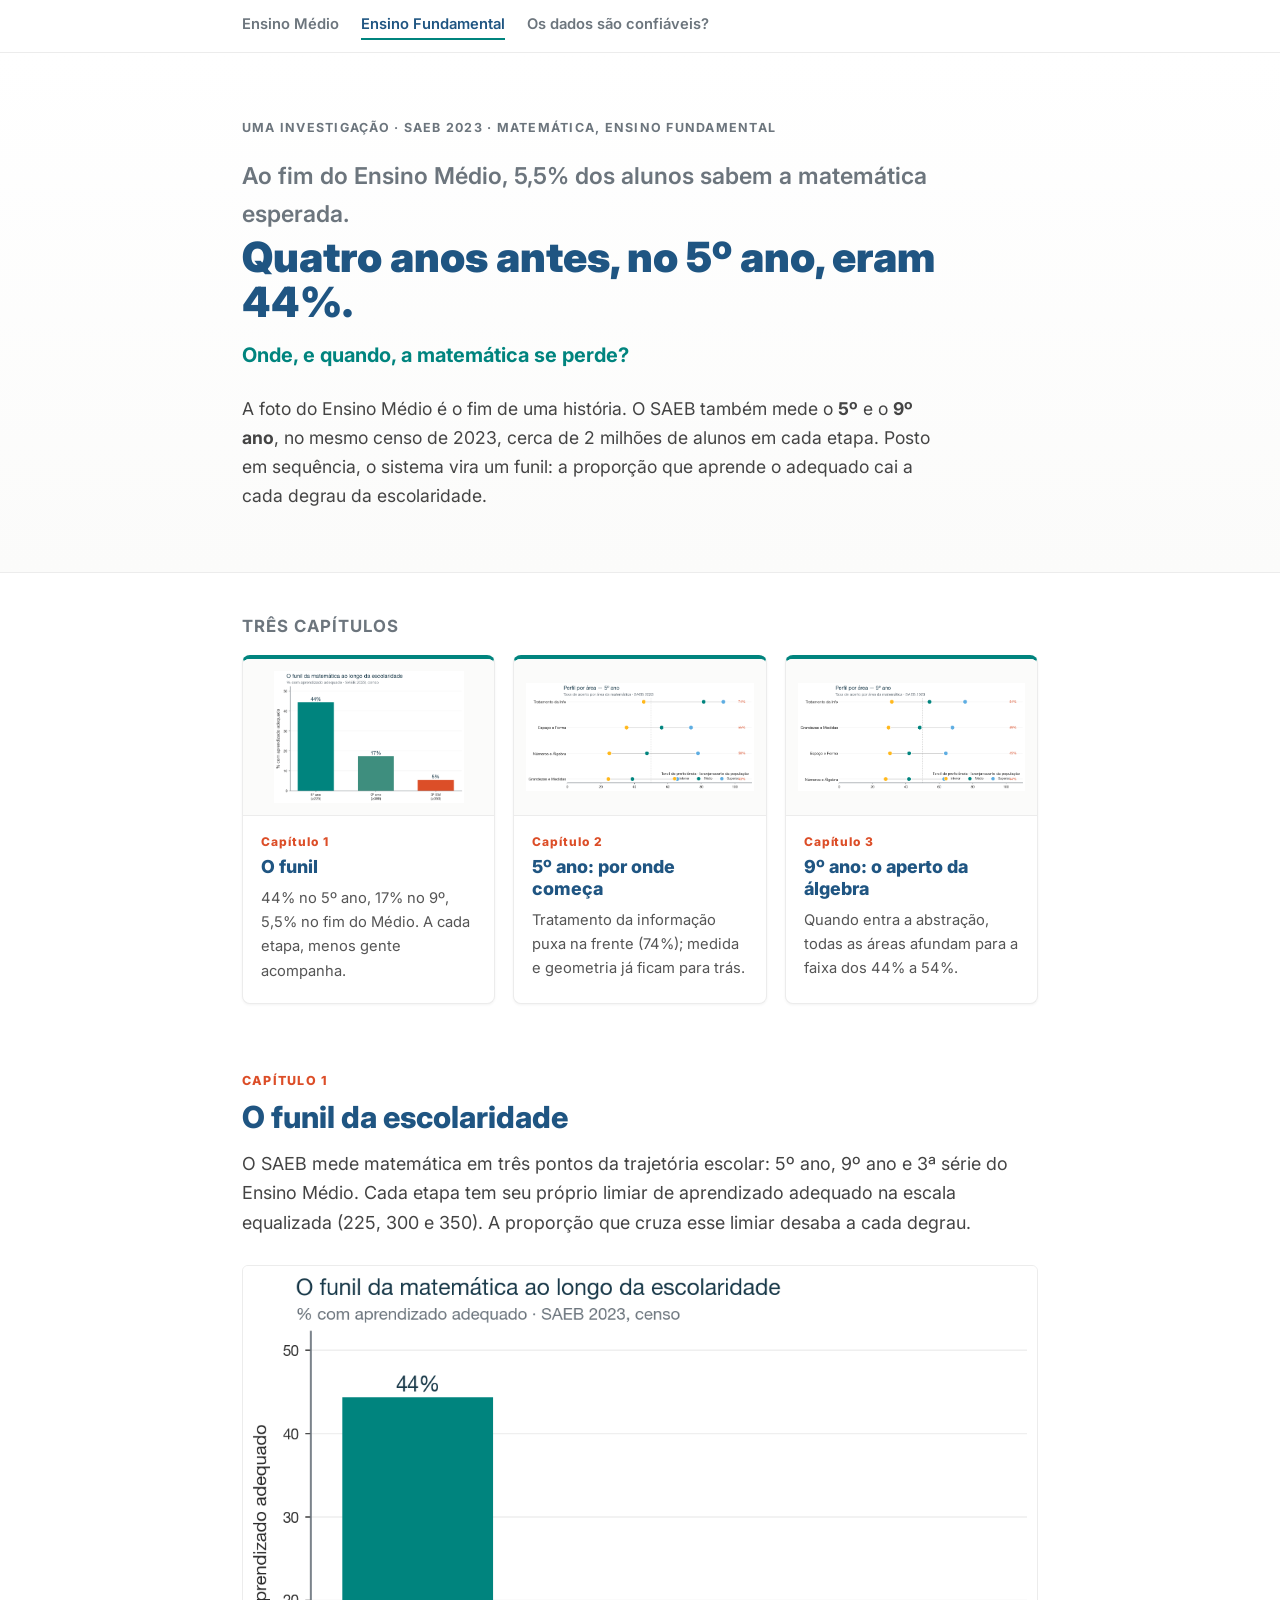
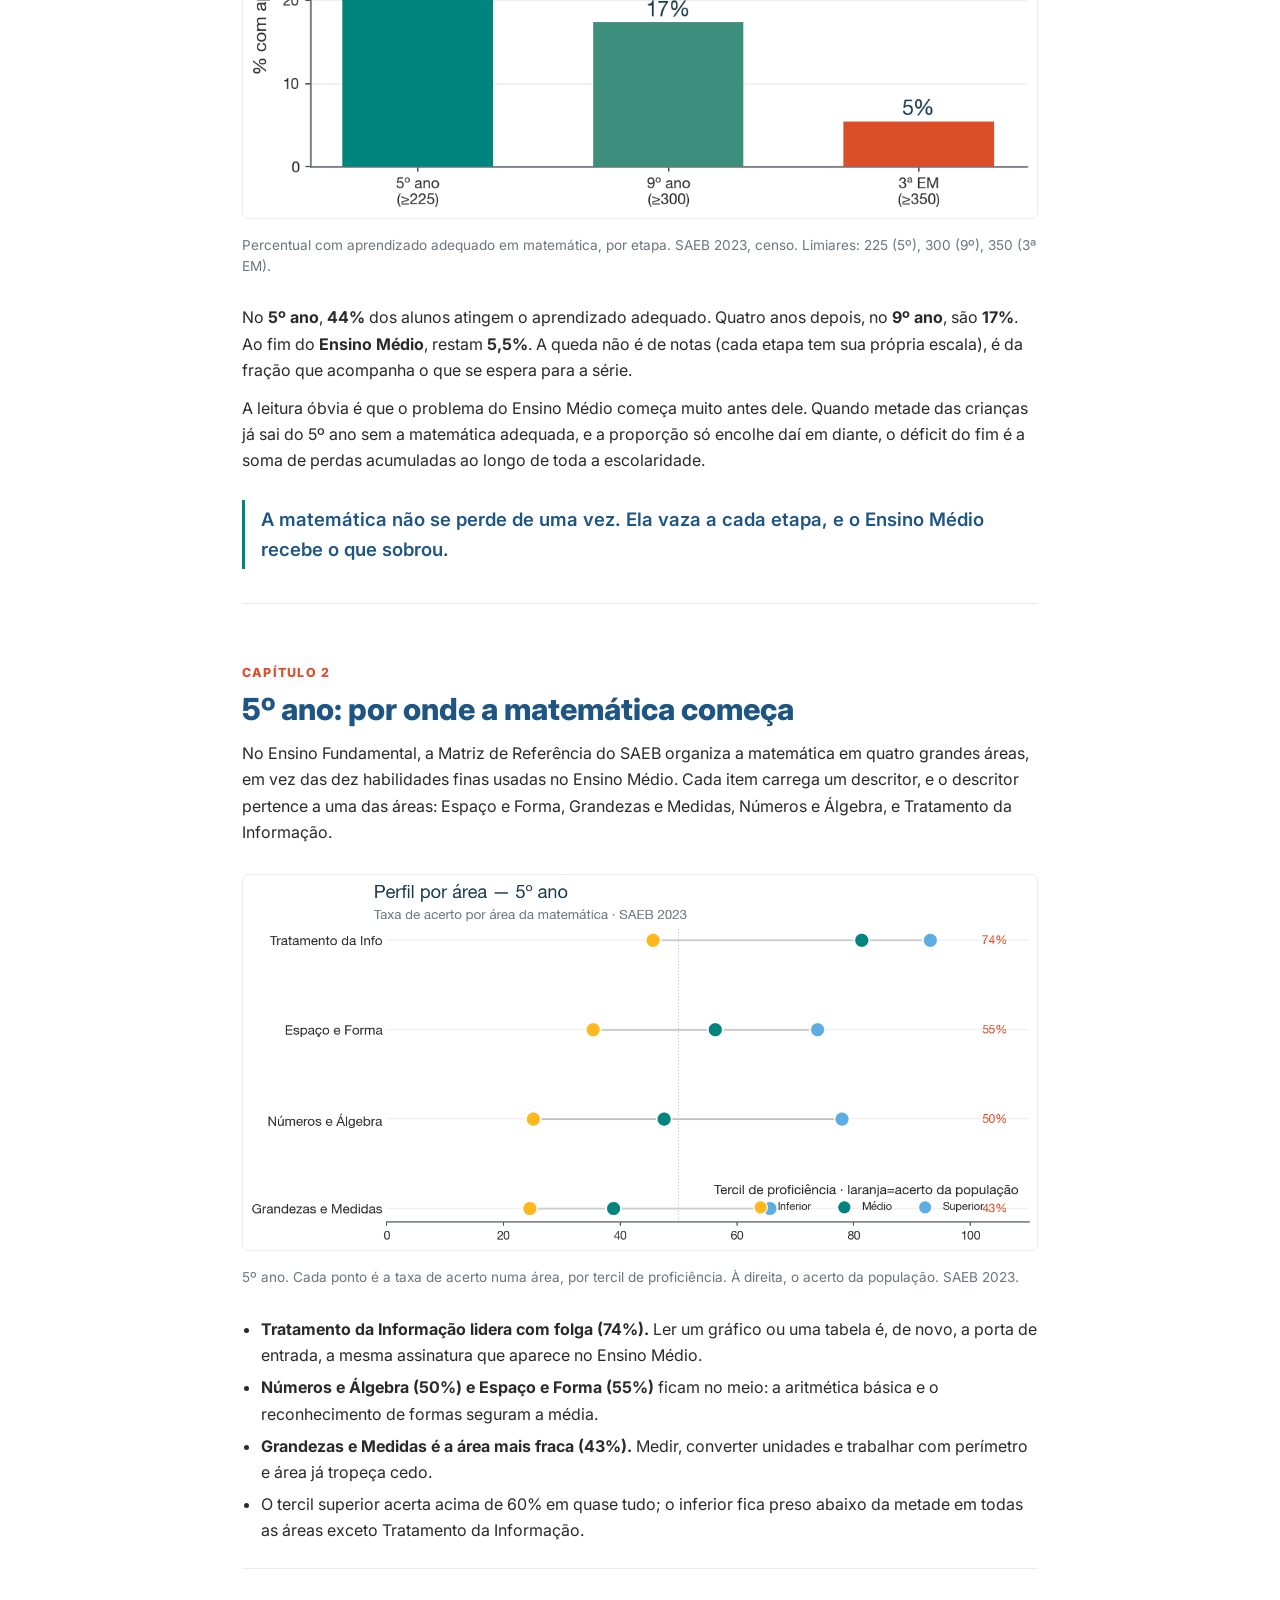
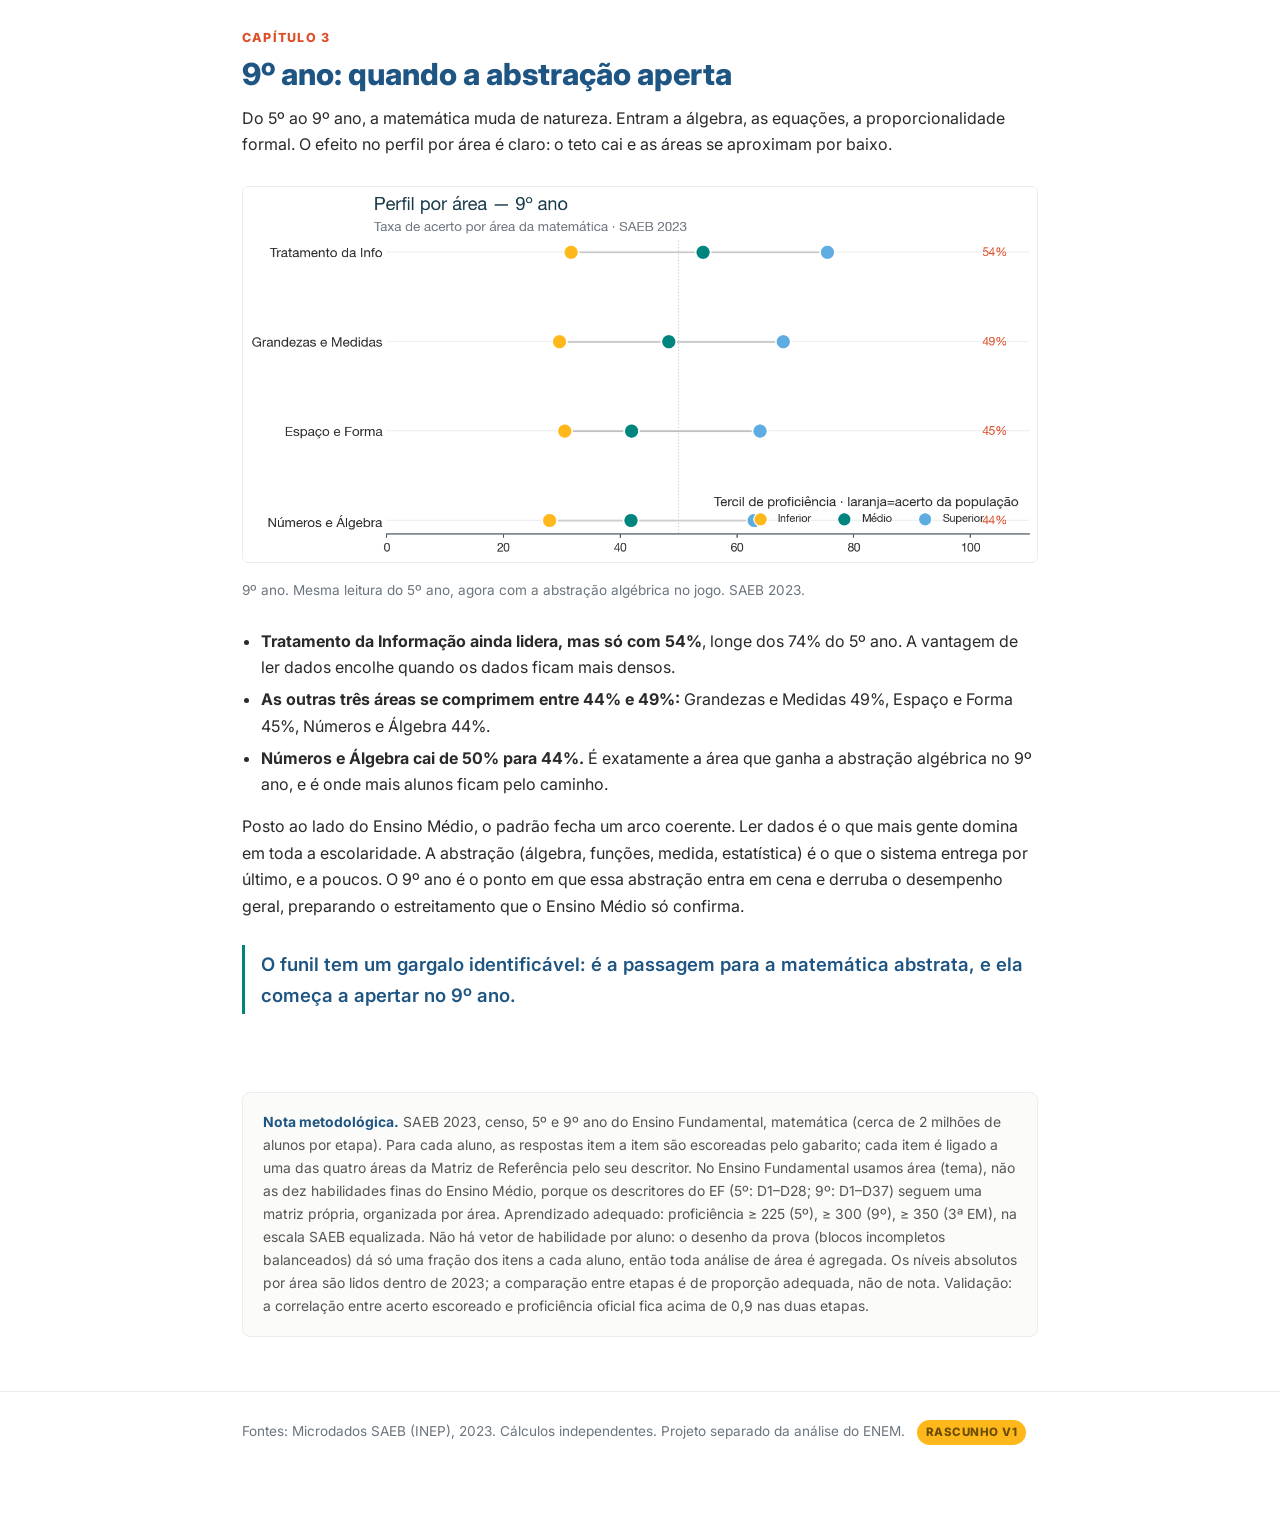
<file: ef.html>
<!DOCTYPE html>
<html lang="pt-BR">
<head>
<meta charset="UTF-8">
<meta name="viewport" content="width=device-width, initial-scale=1.0">
<title>O funil da matemática — SAEB 2023, Ensino Fundamental</title>
<meta name="description" content="Onde a matemática se perde: do 5º ano à 3ª série, no censo SAEB 2023. 44% adequado no 5º ano, 17% no 9º, 5,5% ao fim do Ensino Médio.">
<link rel="preconnect" href="https://fonts.googleapis.com">
<link rel="preconnect" href="https://fonts.gstatic.com" crossorigin>
<link href="https://fonts.googleapis.com/css2?family=Inter:wght@400;500;600;700;800;900&display=swap" rel="stylesheet">
<link rel="stylesheet" href="style.css">
</head>
<body>
<nav class="topnav"><div class="wrap">
  <a href="index.html">Ensino Médio</a>
  <a href="ef.html" class="active">Ensino Fundamental</a>
  <a href="confiabilidade.html">Os dados são confiáveis?</a>
</div></nav>

<!-- ===================== HERO ===================== -->
<header class="hero"><div class="wrap">
  <p class="kicker">Uma investigação · SAEB 2023 · Matemática, Ensino Fundamental</p>
  <p class="hero-fact">Ao fim do Ensino Médio, 5,5% dos alunos sabem a matemática esperada.</p>
  <h1 class="hero-contra">Quatro anos antes, no 5º ano, eram 44%.</h1>
  <p class="hero-q">Onde, e quando, a matemática se perde?</p>
  <p class="hero-sub">A foto do Ensino Médio é o fim de uma história. O SAEB também mede o <strong>5º</strong> e o <strong>9º ano</strong>, no mesmo censo de 2023, cerca de 2 milhões de alunos em cada etapa. Posto em sequência, o sistema vira um funil: a proporção que aprende o adequado cai a cada degrau da escolaridade.</p>
</div></header>

<!-- ===================== LANDING CARDS ===================== -->
<section class="landing"><div class="wrap">
  <h2 class="section-title">Três capítulos</h2>
  <div class="cards">
    <a class="card" href="#cap1">
      <div class="card-viz"><img src="figures/ef_funil.png" alt=""></div>
      <div class="card-body"><div class="card-num">Capítulo 1</div>
        <div class="card-h">O funil</div>
        <div class="card-stat">44% no 5º ano, 17% no 9º, 5,5% no fim do Médio. A cada etapa, menos gente acompanha.</div></div>
    </a>
    <a class="card" href="#cap2">
      <div class="card-viz"><img src="figures/ef_tema_5ef.png" alt=""></div>
      <div class="card-body"><div class="card-num">Capítulo 2</div>
        <div class="card-h">5º ano: por onde começa</div>
        <div class="card-stat">Tratamento da informação puxa na frente (74%); medida e geometria já ficam para trás.</div></div>
    </a>
    <a class="card" href="#cap3">
      <div class="card-viz"><img src="figures/ef_tema_9ef.png" alt=""></div>
      <div class="card-body"><div class="card-num">Capítulo 3</div>
        <div class="card-h">9º ano: o aperto da álgebra</div>
        <div class="card-stat">Quando entra a abstração, todas as áreas afundam para a faixa dos 44% a 54%.</div></div>
    </a>
  </div>
</div></section>

<main class="wrap">

<!-- ===================== CAP 1 ===================== -->
<section class="cap" id="cap1">
  <p class="cap-num">Capítulo 1</p>
  <h2>O funil da escolaridade</h2>
  <p class="lead">O SAEB mede matemática em três pontos da trajetória escolar: 5º ano, 9º ano e 3ª série do Ensino Médio. Cada etapa tem seu próprio limiar de aprendizado adequado na escala equalizada (225, 300 e 350). A proporção que cruza esse limiar desaba a cada degrau.</p>

  <figure><img src="figures/ef_funil.png" alt="Percentual no aprendizado adequado por etapa">
    <figcaption>Percentual com aprendizado adequado em matemática, por etapa. SAEB 2023, censo. Limiares: 225 (5º), 300 (9º), 350 (3ª EM).</figcaption></figure>

  <p>No <strong>5º ano</strong>, <strong>44%</strong> dos alunos atingem o aprendizado adequado. Quatro anos depois, no <strong>9º ano</strong>, são <strong>17%</strong>. Ao fim do <strong>Ensino Médio</strong>, restam <strong>5,5%</strong>. A queda não é de notas (cada etapa tem sua própria escala), é da fração que acompanha o que se espera para a série.</p>

  <p>A leitura óbvia é que o problema do Ensino Médio começa muito antes dele. Quando metade das crianças já sai do 5º ano sem a matemática adequada, e a proporção só encolhe daí em diante, o déficit do fim é a soma de perdas acumuladas ao longo de toda a escolaridade.</p>

  <p class="punch">A matemática não se perde de uma vez. Ela vaza a cada etapa, e o Ensino Médio recebe o que sobrou.</p>
</section>

<!-- ===================== CAP 2 ===================== -->
<section class="cap" id="cap2">
  <p class="cap-num">Capítulo 2</p>
  <h2>5º ano: por onde a matemática começa</h2>
  <p>No Ensino Fundamental, a Matriz de Referência do SAEB organiza a matemática em quatro grandes áreas, em vez das dez habilidades finas usadas no Ensino Médio. Cada item carrega um descritor, e o descritor pertence a uma das áreas: Espaço e Forma, Grandezas e Medidas, Números e Álgebra, e Tratamento da Informação.</p>

  <figure><img src="figures/ef_tema_5ef.png" alt="Taxa de acerto por área da matemática, 5º ano">
    <figcaption>5º ano. Cada ponto é a taxa de acerto numa área, por tercil de proficiência. À direita, o acerto da população. SAEB 2023.</figcaption></figure>

  <ul>
    <li><strong>Tratamento da Informação lidera com folga (74%).</strong> Ler um gráfico ou uma tabela é, de novo, a porta de entrada, a mesma assinatura que aparece no Ensino Médio.</li>
    <li><strong>Números e Álgebra (50%) e Espaço e Forma (55%)</strong> ficam no meio: a aritmética básica e o reconhecimento de formas seguram a média.</li>
    <li><strong>Grandezas e Medidas é a área mais fraca (43%).</strong> Medir, converter unidades e trabalhar com perímetro e área já tropeça cedo.</li>
    <li>O tercil superior acerta acima de 60% em quase tudo; o inferior fica preso abaixo da metade em todas as áreas exceto Tratamento da Informação.</li>
  </ul>
</section>

<!-- ===================== CAP 3 ===================== -->
<section class="cap" id="cap3">
  <p class="cap-num">Capítulo 3</p>
  <h2>9º ano: quando a abstração aperta</h2>
  <p>Do 5º ao 9º ano, a matemática muda de natureza. Entram a álgebra, as equações, a proporcionalidade formal. O efeito no perfil por área é claro: o teto cai e as áreas se aproximam por baixo.</p>

  <figure><img src="figures/ef_tema_9ef.png" alt="Taxa de acerto por área da matemática, 9º ano">
    <figcaption>9º ano. Mesma leitura do 5º ano, agora com a abstração algébrica no jogo. SAEB 2023.</figcaption></figure>

  <ul>
    <li><strong>Tratamento da Informação ainda lidera, mas só com 54%</strong>, longe dos 74% do 5º ano. A vantagem de ler dados encolhe quando os dados ficam mais densos.</li>
    <li><strong>As outras três áreas se comprimem entre 44% e 49%:</strong> Grandezas e Medidas 49%, Espaço e Forma 45%, Números e Álgebra 44%.</li>
    <li><strong>Números e Álgebra cai de 50% para 44%.</strong> É exatamente a área que ganha a abstração algébrica no 9º ano, e é onde mais alunos ficam pelo caminho.</li>
  </ul>

  <p>Posto ao lado do Ensino Médio, o padrão fecha um arco coerente. Ler dados é o que mais gente domina em toda a escolaridade. A abstração (álgebra, funções, medida, estatística) é o que o sistema entrega por último, e a poucos. O 9º ano é o ponto em que essa abstração entra em cena e derruba o desempenho geral, preparando o estreitamento que o Ensino Médio só confirma.</p>

  <p class="punch">O funil tem um gargalo identificável: é a passagem para a matemática abstrata, e ela começa a apertar no 9º ano.</p>
</section>

<div class="nota">
  <strong>Nota metodológica.</strong> SAEB 2023, censo, 5º e 9º ano do Ensino Fundamental, matemática (cerca de 2 milhões de alunos por etapa). Para cada aluno, as respostas item a item são escoreadas pelo gabarito; cada item é ligado a uma das quatro áreas da Matriz de Referência pelo seu descritor. No Ensino Fundamental usamos área (tema), não as dez habilidades finas do Ensino Médio, porque os descritores do EF (5º: D1–D28; 9º: D1–D37) seguem uma matriz própria, organizada por área. Aprendizado adequado: proficiência ≥ 225 (5º), ≥ 300 (9º), ≥ 350 (3ª EM), na escala SAEB equalizada. Não há vetor de habilidade por aluno: o desenho da prova (blocos incompletos balanceados) dá só uma fração dos itens a cada aluno, então toda análise de área é agregada. Os níveis absolutos por área são lidos dentro de 2023; a comparação entre etapas é de proporção adequada, não de nota. Validação: a correlação entre acerto escoreado e proficiência oficial fica acima de 0,9 nas duas etapas.
</div>

</main>

<footer><div class="wrap">
  Fontes: Microdados SAEB (INEP), 2023. Cálculos independentes. Projeto separado da análise do ENEM. <span class="badge">rascunho v1</span>
</div></footer>

</body>
</html>
</file>
<file: style.css>
:root{--navy:#1F5582;--teal:#00847E;--orange:#DC4E28;--yellow:#FFB81C;--ink:#2a2a2a;--gray:#6C757D;--line:#ececec;--bg:#fbfbfa;}
*{box-sizing:border-box;}
html{scroll-behavior:smooth;}
body{font-family:'Inter',-apple-system,Segoe UI,sans-serif;color:var(--ink);line-height:1.65;margin:0;background:#fff;-webkit-font-smoothing:antialiased;}
.wrap{max-width:840px;margin:0 auto;padding:0 22px;}

/* NAV */
nav.topnav{position:sticky;top:0;z-index:10;background:rgba(255,255,255,.95);backdrop-filter:saturate(1.2) blur(6px);border-bottom:1px solid var(--line);}
nav.topnav .wrap{display:flex;gap:22px;flex-wrap:wrap;padding-top:12px;padding-bottom:12px;}
nav.topnav a{font-size:.92rem;font-weight:600;color:var(--gray);text-decoration:none;}
nav.topnav a:hover{color:var(--navy);}
nav.topnav a.active{color:var(--navy);border-bottom:2px solid var(--teal);padding-bottom:2px;}

/* HERO */
header.hero{background:linear-gradient(180deg,#fff 0%,var(--bg) 100%);border-bottom:1px solid var(--line);padding:56px 0 50px;}
.kicker{font-size:.78rem;font-weight:700;letter-spacing:.1em;text-transform:uppercase;color:var(--gray);}
.hero-fact{font-size:1.45rem;font-weight:600;color:var(--gray);margin:18px 0 2px;}
.hero-contra{font-size:2.6rem;line-height:1.08;font-weight:900;color:var(--navy);margin:0;}
.hero-q{font-size:1.25rem;color:var(--teal);font-weight:700;margin:14px 0 0;}
.hero-sub{font-size:1.1rem;color:#444;margin-top:22px;max-width:700px;}

/* CARDS */
.landing{padding:44px 0 8px;}
.landing h2.section-title{font-size:1.05rem;font-weight:700;color:var(--gray);text-transform:uppercase;letter-spacing:.06em;margin:0 0 18px;}
.cards{display:grid;grid-template-columns:repeat(auto-fit,minmax(250px,1fr));gap:18px;}
a.card{display:flex;flex-direction:column;background:#fff;border:1px solid var(--line);border-top:4px solid var(--teal);border-radius:8px;overflow:hidden;text-decoration:none;color:var(--ink);box-shadow:0 1px 3px rgba(0,0,0,.05);transition:transform .18s ease,box-shadow .18s ease;}
a.card:hover{transform:translateY(-3px);box-shadow:0 6px 18px rgba(0,0,0,.10);}
.card-viz{background:var(--bg);aspect-ratio:16/10;display:flex;align-items:center;justify-content:center;padding:12px;border-bottom:1px solid var(--line);overflow:hidden;}
.card-viz img{max-width:100%;max-height:100%;object-fit:contain;}
.card-body{padding:16px 18px 20px;}
.card-num{font-size:.75rem;font-weight:800;letter-spacing:.08em;color:var(--orange);}
.card-h{font-size:1.12rem;font-weight:800;color:var(--navy);line-height:1.22;margin:4px 0 8px;}
.card-stat{font-size:.92rem;color:#555;}

/* CHAPTERS */
.cap{padding:50px 0 8px;border-top:1px solid var(--line);}
.cap:first-of-type{border-top:none;}
.cap-num{font-size:.78rem;font-weight:800;letter-spacing:.1em;text-transform:uppercase;color:var(--orange);}
h1.page{font-size:2.4rem;font-weight:900;color:var(--navy);margin:.3em 0 .2em;line-height:1.12;}
h2{font-size:1.9rem;font-weight:800;color:var(--navy);margin:.12em 0 .4em;line-height:1.18;}
h3{font-size:1.18rem;font-weight:700;color:var(--navy);margin:1.5em 0 .3em;}
p{margin:.7em 0;}
.lead{font-size:1.12rem;color:#444;}
figure{margin:28px 0;}
figure img{width:100%;border:1px solid var(--line);border-radius:6px;}
figcaption{font-size:.85rem;color:var(--gray);margin-top:9px;line-height:1.5;}
.punch{font-size:1.16rem;font-weight:600;color:var(--navy);border-left:3px solid var(--teal);padding:4px 0 4px 16px;margin:26px 0;}
.flag{border-left-color:var(--orange);}
ul{padding-left:1.2em;} li{margin:.35em 0;}
table{border-collapse:collapse;width:100%;font-size:.92rem;margin:20px 0;}
th,td{border-bottom:1px solid var(--line);padding:8px 10px;text-align:left;}
th{color:var(--navy);font-weight:700;}
td:not(:first-child),th:not(:first-child){text-align:center;}
.nota{font-size:.87rem;color:#555;background:var(--bg);border:1px solid var(--line);border-radius:8px;padding:18px 20px;margin:44px 0 0;}
.nota strong{color:var(--navy);}
footer{border-top:1px solid var(--line);margin-top:54px;padding:28px 0 70px;font-size:.85rem;color:var(--gray);}
.badge{display:inline-block;background:var(--yellow);color:#6b4e00;font-size:.72rem;font-weight:800;letter-spacing:.04em;text-transform:uppercase;padding:3px 9px;border-radius:20px;vertical-align:middle;margin-left:8px;}
@media(max-width:640px){.hero-contra{font-size:2rem;} h2{font-size:1.5rem;} h1.page{font-size:1.8rem;}}
</file>
